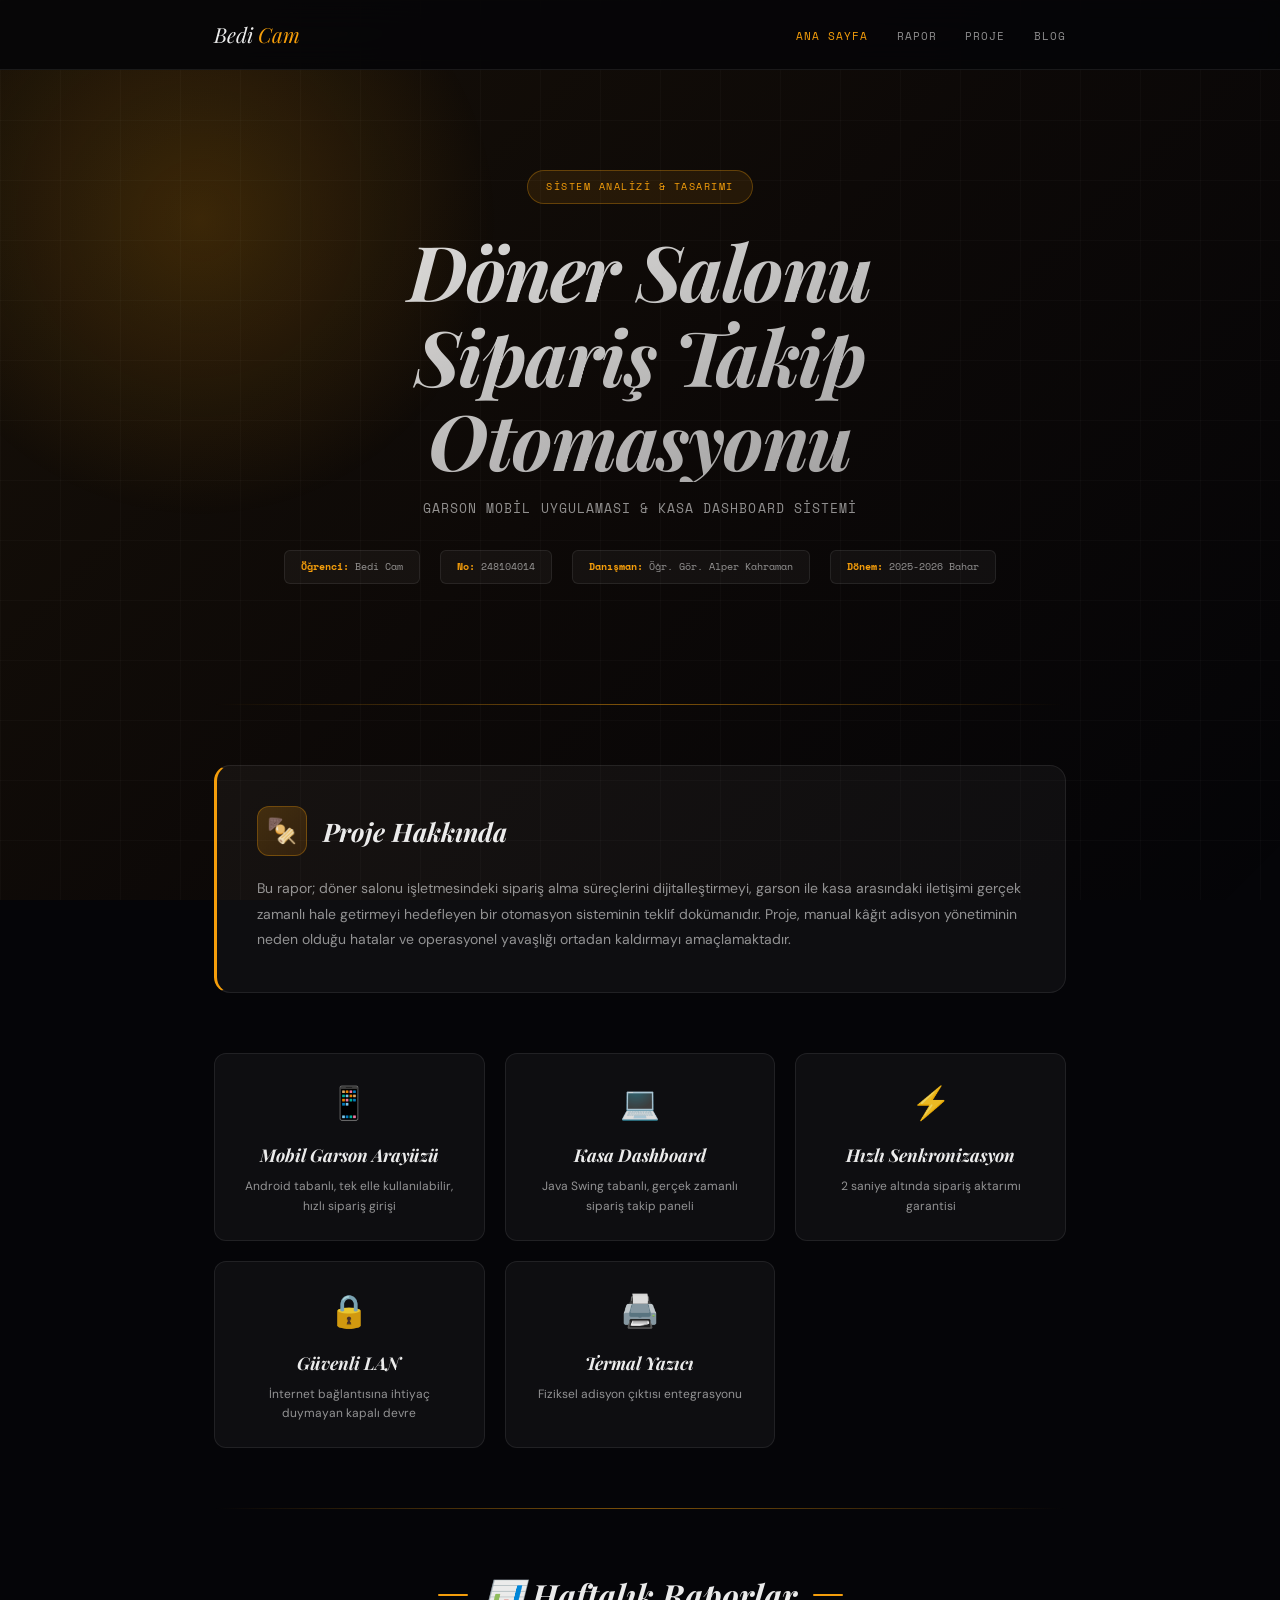
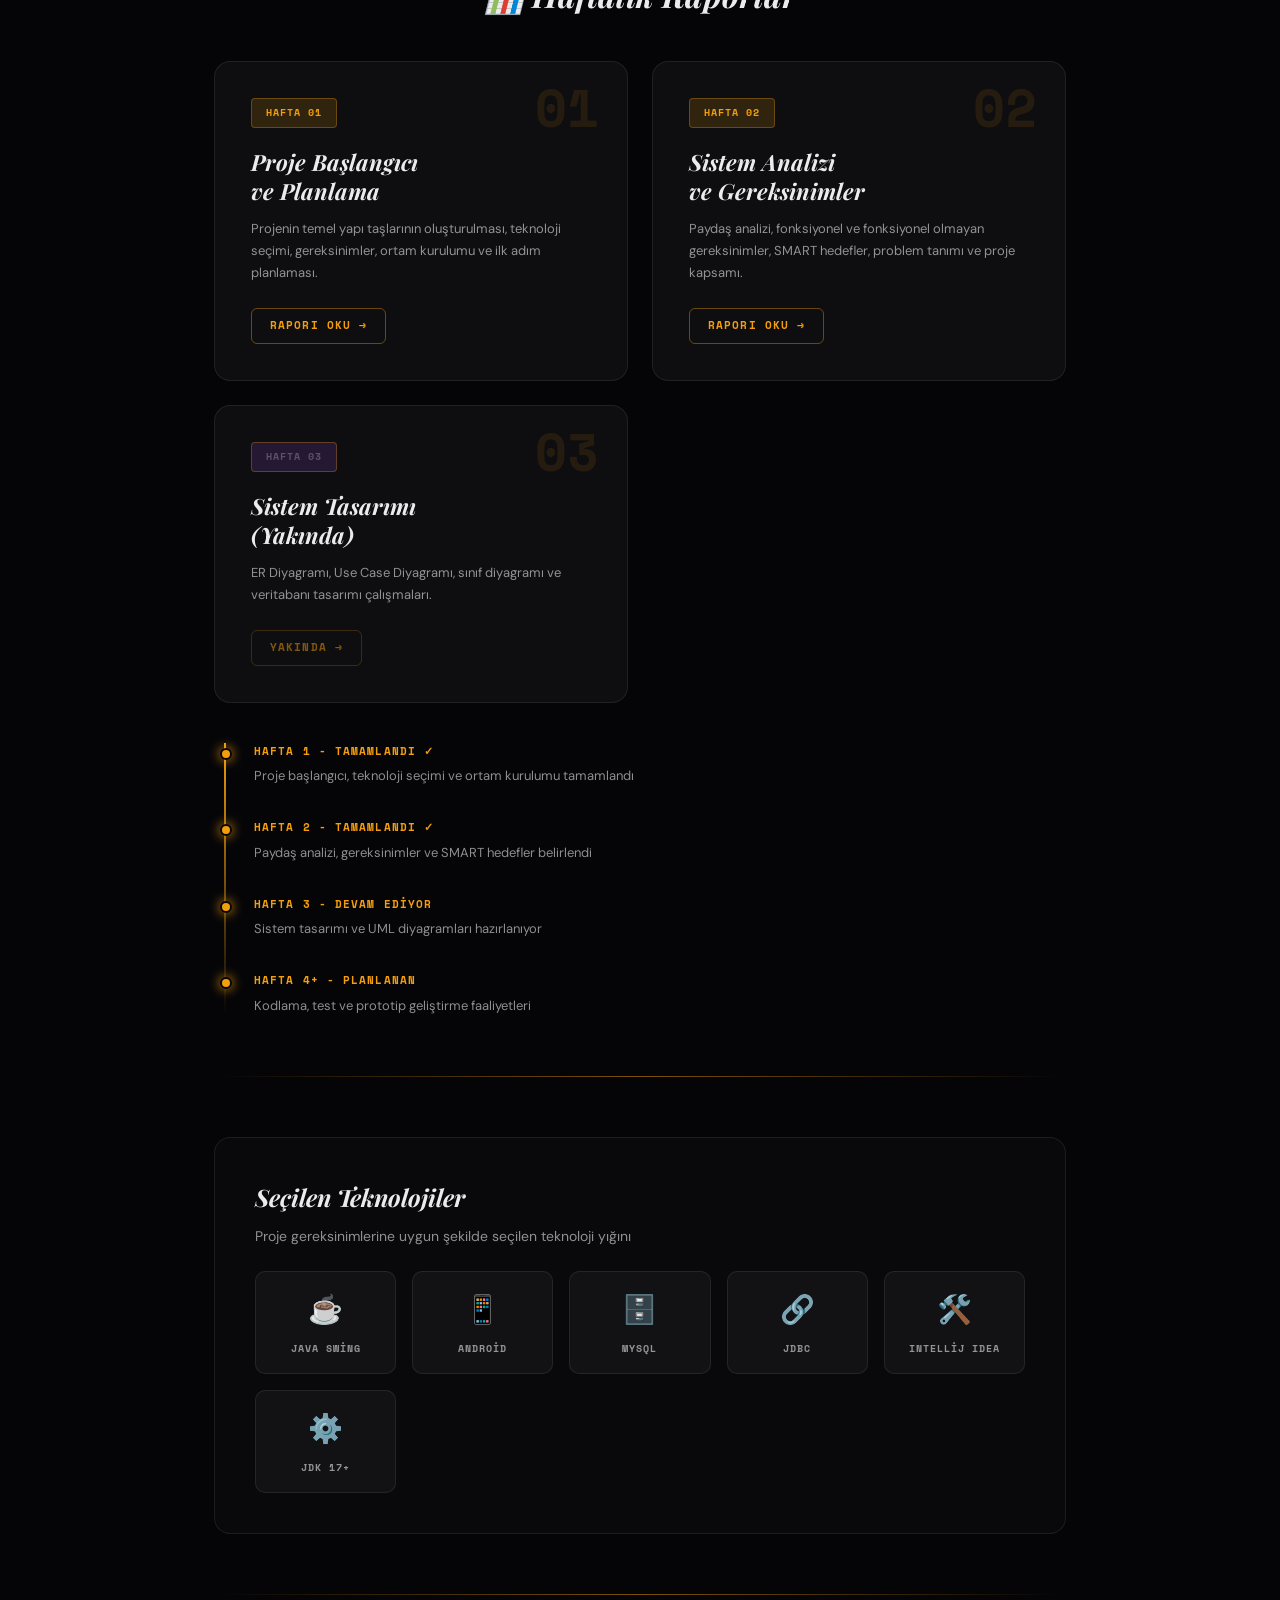
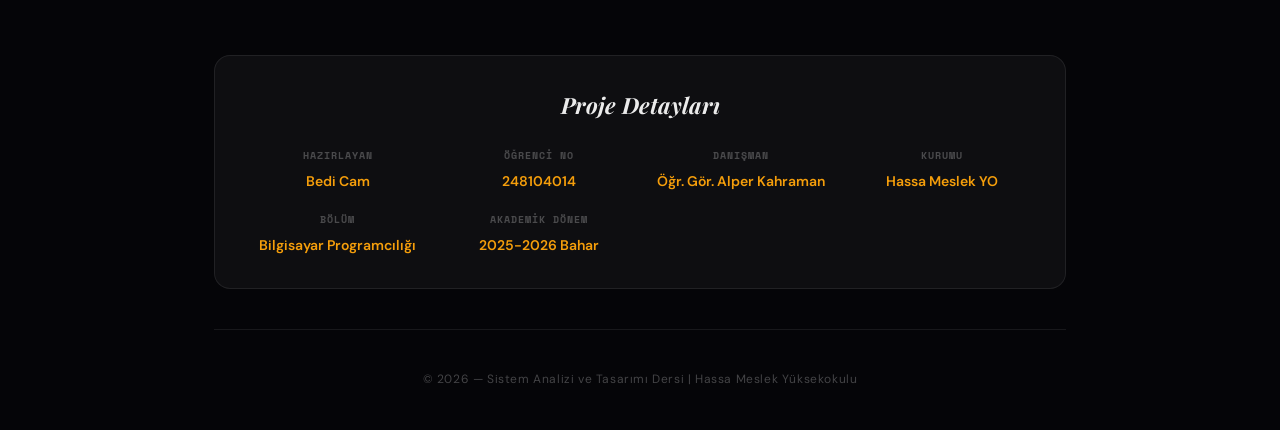
<file: index.html>
<!DOCTYPE html>
<html lang="tr">
<head>
<meta charset="UTF-8">
<meta name="viewport" content="width=device-width, initial-scale=1.0">
<title>Döner Salonu Sipariş Takip Otomasyonu | Proje Blogu</title>
<link href="https://fonts.googleapis.com/css2?family=Playfair+Display:ital,wght@0,400;0,700;1,400;1,700&family=DM+Sans:ital,opsz,wght@0,9..40,200;0,9..40,300;0,9..40,400;0,9..40,500;0,9..40,600&family=Space+Mono:ital,wght@0,400;0,700;1,400&display=swap" rel="stylesheet">
<style>
:root{
  --bg: #050508;
  --bg-card: #0f1419;
  --border: rgba(255,255,255,0.08);
  --accent: #f59e0b;
  --accent-dark: #d97706;
  --accent-light: #fbbf24;
  --text: rgba(255,255,255,0.92);
  --text-muted: rgba(255,255,255,0.55);
  --text-dim: rgba(255,255,255,0.25);
  --blue: #3b82f6;
  --green: #10b981;
  --serif: 'Playfair Display', Georgia, serif;
  --sans: 'DM Sans', sans-serif;
  --mono: 'Space Mono', monospace;
}

*,*::before,*::after{box-sizing:border-box;margin:0;padding:0}
html{scroll-behavior:smooth;-webkit-font-smoothing:antialiased}
body{
  background: var(--bg);
  color: var(--text);
  font-family: var(--sans);
  line-height: 1.6;
  overflow-x: hidden;
  min-height: 100vh;
}

/* Animated background */
body::before {
  content: '';
  position: fixed;
  inset: 0;
  background: linear-gradient(
    135deg,
    rgba(245, 158, 11, 0.08) 0%,
    rgba(217, 119, 6, 0.04) 50%,
    rgba(5, 5, 8, 0) 100%
  );
  pointer-events: none;
  z-index: 0;
}

body::after {
  content: '';
  position: fixed;
  inset: 0;
  background-image:
    linear-gradient(rgba(255,255,255,0.025) 1px, transparent 1px),
    linear-gradient(90deg, rgba(255,255,255,0.025) 1px, transparent 1px);
  background-size: 60px 60px;
  pointer-events: none;
  z-index: 0;
}

.container {
  max-width: 900px;
  margin: 0 auto;
  padding: 0 24px;
  position: relative;
  z-index: 1;
}

/* Header */
header {
  padding: 100px 0 60px;
  text-align: center;
  position: relative;
  overflow: hidden;
}

header::before {
  content: '';
  position: absolute;
  top: -150px;
  left: -100px;
  width: 600px;
  height: 600px;
  background: radial-gradient(ellipse, rgba(245, 158, 11, 0.18) 0%, transparent 70%);
  pointer-events: none;
  z-index: 0;
}

.project-label {
  display: inline-flex;
  align-items: center;
  gap: 8px;
  font-family: var(--mono);
  font-size: 10px;
  letter-spacing: 0.15em;
  text-transform: uppercase;
  color: var(--accent);
  background: rgba(245, 158, 11, 0.1);
  padding: 8px 18px;
  border: 1px solid rgba(245, 158, 11, 0.3);
  border-radius: 50px;
  margin-bottom: 24px;
  animation: slideDown 0.6s cubic-bezier(0.16, 1, 0.3, 1);
}

.project-label::before {
  width: 5px;
  height: 5px;
  border-radius: 50%;
  background: var(--green);
  box-shadow: 0 0 8px var(--green);
}

@keyframes slideDown {
  from {
    opacity: 0;
    transform: translateY(-20px);
  }
  to {
    opacity: 1;
    transform: translateY(0);
  }
}

h1 {
  font-family: var(--serif);
  font-size: clamp(2.4rem, 7vw, 4.8rem);
  font-style: italic;
  font-weight: 700;
  line-height: 1.1;
  letter-spacing: -0.02em;
  margin-bottom: 16px;
  animation: slideDown 0.6s cubic-bezier(0.16, 1, 0.3, 1) 0.1s both;
  background: linear-gradient(160deg, var(--text) 0%, var(--text-muted) 100%);
  -webkit-background-clip: text;
  -webkit-text-fill-color: transparent;
  background-clip: text;
}

h1 span {
  color: var(--accent);
}

.subtitle {
  font-family: var(--mono);
  font-size: 13px;
  letter-spacing: 0.08em;
  color: var(--text-muted);
  margin-bottom: 32px;
  animation: slideDown 0.6s cubic-bezier(0.16, 1, 0.3, 1) 0.2s both;
  text-transform: uppercase;
}

.header-details {
  display: flex;
  justify-content: center;
  gap: 20px;
  flex-wrap: wrap;
  animation: slideDown 0.6s cubic-bezier(0.16, 1, 0.3, 1) 0.3s both;
}

.detail-item {
  font-family: var(--mono);
  font-size: 10px;
  padding: 8px 16px;
  background: rgba(255, 255, 255, 0.04);
  border: 1px solid var(--border);
  border-radius: 6px;
  color: var(--text-muted);
}

.detail-item strong {
  color: var(--accent);
  font-weight: 600;
}

/* Divider */
.divider {
  height: 1px;
  background: linear-gradient(90deg, transparent, var(--accent), transparent);
  margin: 60px 0;
  opacity: 0.5;
}

/* Project Intro Section */
.intro-section {
  background: rgba(255, 255, 255, 0.04);
  border: 1px solid var(--border);
  border-left: 3px solid var(--accent);
  border-radius: 16px;
  padding: 40px;
  margin-bottom: 60px;
  position: relative;
  overflow: hidden;
  animation: fadeUp 0.8s ease-out 0.4s both;
}

.intro-section::before {
  content: '';
  position: absolute;
  inset: 0;
  background: linear-gradient(135deg, rgba(245, 158, 11, 0.08) 0%, transparent 60%);
  opacity: 0;
  transition: opacity 0.3s;
}

.intro-section:hover {
  border-left-color: var(--accent-light);
  background: rgba(245, 158, 11, 0.06);
}

.intro-section:hover::before {
  opacity: 1;
}

.intro-header {
  display: flex;
  align-items: center;
  gap: 16px;
  margin-bottom: 20px;
}

.intro-icon {
  width: 50px;
  height: 50px;
  border-radius: 12px;
  background: linear-gradient(135deg, rgba(245, 158, 11, 0.2), rgba(217, 119, 6, 0.15));
  border: 1px solid rgba(245, 158, 11, 0.3);
  display: flex;
  align-items: center;
  justify-content: center;
  font-size: 24px;
  flex-shrink: 0;
}

.intro-header h2 {
  font-family: var(--serif);
  font-size: 1.6rem;
  font-style: italic;
  margin: 0;
}

.intro-section p {
  font-size: 14px;
  color: var(--text-muted);
  line-height: 1.8;
  margin: 0;
  position: relative;
  z-index: 1;
}

/* Features Grid */
.features-grid {
  display: grid;
  grid-template-columns: repeat(auto-fit, minmax(240px, 1fr));
  gap: 20px;
  margin: 40px 0;
}

.feature-card {
  background: rgba(255, 255, 255, 0.04);
  border: 1px solid var(--border);
  border-radius: 12px;
  padding: 24px;
  text-align: center;
  transition: all 0.35s cubic-bezier(0.16, 1, 0.3, 1);
  animation: fadeUp 0.6s ease-out both;
}

.features-grid .feature-card:nth-child(1) { animation-delay: 0.05s; }
.features-grid .feature-card:nth-child(2) { animation-delay: 0.1s; }
.features-grid .feature-card:nth-child(3) { animation-delay: 0.15s; }
.features-grid .feature-card:nth-child(4) { animation-delay: 0.2s; }
.features-grid .feature-card:nth-child(5) { animation-delay: 0.25s; }

.feature-card:hover {
  border-color: var(--accent);
  background: rgba(245, 158, 11, 0.08);
  transform: translateY(-8px);
  box-shadow: 0 20px 40px rgba(0, 0, 0, 0.4);
}

.feature-icon {
  font-size: 32px;
  margin-bottom: 12px;
}

.feature-card h3 {
  font-family: var(--serif);
  font-size: 1.1rem;
  font-style: italic;
  margin-bottom: 8px;
}

.feature-card p {
  font-size: 12px;
  color: var(--text-muted);
  line-height: 1.6;
  margin: 0;
}

/* Reports Section */
section {
  margin-bottom: 60px;
}

.section-title {
  font-family: var(--serif);
  font-size: 2rem;
  font-style: italic;
  font-weight: 700;
  margin-bottom: 40px;
  text-align: center;
  position: relative;
  display: flex;
  align-items: center;
  gap: 16px;
  justify-content: center;
}

.section-title::before {
  content: '';
  width: 30px;
  height: 2px;
  background: var(--accent);
  border-radius: 1px;
}

.section-title::after {
  content: '';
  width: 30px;
  height: 2px;
  background: var(--accent);
  border-radius: 1px;
}

/* Reports Grid */
.reports-grid {
  display: grid;
  grid-template-columns: repeat(auto-fit, minmax(300px, 1fr));
  gap: 24px;
  margin-bottom: 40px;
  counter-reset: report-counter;
}

.report-card {
  background: rgba(255, 255, 255, 0.04);
  border: 1px solid var(--border);
  border-radius: 16px;
  padding: 36px;
  position: relative;
  overflow: hidden;
  transition: all 0.35s cubic-bezier(0.16, 1, 0.3, 1);
  text-decoration: none;
  display: block;
  color: inherit;
  animation: fadeUp 0.6s ease-out both;
}

.reports-grid .report-card:nth-child(1) { animation-delay: 0.05s; }
.reports-grid .report-card:nth-child(2) { animation-delay: 0.1s; }
.reports-grid .report-card:nth-child(3) { animation-delay: 0.15s; }

.report-card::before {
  content: counter(report-counter, decimal-leading-zero);
  counter-increment: report-counter;
  position: absolute;
  top: 20px;
  right: 28px;
  font-family: var(--mono);
  font-size: 52px;
  font-weight: 700;
  color: rgba(245, 158, 11, 0.1);
  line-height: 1;
  pointer-events: none;
}

.report-card::after {
  content: '';
  position: absolute;
  inset: 0;
  background: linear-gradient(135deg, rgba(245, 158, 11, 0.1) 0%, transparent 60%);
  opacity: 0;
  transition: opacity 0.3s;
}

.report-card:hover {
  border-color: var(--accent);
  background: rgba(245, 158, 11, 0.08);
  transform: translateY(-8px);
  box-shadow: 0 20px 50px rgba(245, 158, 11, 0.15);
}

.report-card:hover::after {
  opacity: 1;
}

.report-header {
  display: flex;
  align-items: center;
  gap: 12px;
  margin-bottom: 20px;
  position: relative;
  z-index: 1;
}

.report-week {
  font-family: var(--mono);
  font-size: 10px;
  letter-spacing: 0.1em;
  text-transform: uppercase;
  color: var(--accent);
  background: rgba(245, 158, 11, 0.15);
  padding: 6px 14px;
  border: 1px solid rgba(245, 158, 11, 0.3);
  border-radius: 4px;
  font-weight: 600;
  flex-shrink: 0;
}

.report-card h3 {
  font-family: var(--serif);
  font-size: 1.4rem;
  font-style: italic;
  font-weight: 700;
  margin-bottom: 12px;
  position: relative;
  z-index: 1;
  line-height: 1.3;
}

.report-card p {
  font-size: 13px;
  color: var(--text-muted);
  line-height: 1.7;
  margin-bottom: 24px;
  position: relative;
  z-index: 1;
}

.read-more {
  display: inline-flex;
  align-items: center;
  gap: 8px;
  font-family: var(--mono);
  font-size: 11px;
  font-weight: 700;
  letter-spacing: 0.1em;
  text-transform: uppercase;
  color: var(--accent);
  border: 1px solid rgba(245, 158, 11, 0.4);
  padding: 8px 18px;
  border-radius: 6px;
  position: relative;
  z-index: 1;
  transition: all 0.2s;
}

.read-more::after {
  content: '→';
  transition: transform 0.2s;
}

.report-card:hover .read-more {
  background: var(--accent);
  color: #000;
  border-color: var(--accent);
}

.report-card:hover .read-more::after {
  transform: translateX(4px);
}

/* Timeline */
.timeline-container {
  position: relative;
  padding-left: 40px;
  margin: 40px 0;
}

.timeline-container::before {
  content: '';
  position: absolute;
  left: 10px;
  top: 0;
  bottom: 0;
  width: 2px;
  background: linear-gradient(180deg, var(--accent), transparent);
}

.timeline-item {
  margin-bottom: 32px;
  position: relative;
}

.timeline-item::before {
  content: '';
  position: absolute;
  left: -34px;
  top: 5px;
  width: 12px;
  height: 12px;
  border-radius: 50%;
  background: var(--accent);
  border: 2px solid var(--bg);
  box-shadow: 0 0 12px var(--accent);
}

.timeline-item h4 {
  font-family: var(--mono);
  font-size: 11px;
  letter-spacing: 0.1em;
  text-transform: uppercase;
  color: var(--accent);
  margin-bottom: 6px;
  font-weight: 600;
}

.timeline-item p {
  font-size: 13px;
  color: var(--text-muted);
  line-height: 1.6;
  margin: 0;
}

/* Tech Stack */
.tech-section {
  background: rgba(255, 255, 255, 0.02);
  border: 1px solid var(--border);
  border-radius: 16px;
  padding: 40px;
  margin: 40px 0;
}

.tech-grid {
  display: grid;
  grid-template-columns: repeat(auto-fit, minmax(140px, 1fr));
  gap: 16px;
  margin-top: 24px;
}

.tech-item {
  background: rgba(255, 255, 255, 0.04);
  border: 1px solid var(--border);
  padding: 16px;
  border-radius: 10px;
  text-align: center;
  transition: all 0.3s;
  cursor: pointer;
}

.tech-item:hover {
  border-color: var(--accent);
  background: rgba(245, 158, 11, 0.08);
  transform: translateY(-4px);
}

.tech-item .icon {
  font-size: 28px;
  margin-bottom: 8px;
}

.tech-item h4 {
  font-family: var(--mono);
  font-size: 10px;
  letter-spacing: 0.1em;
  text-transform: uppercase;
  color: var(--text-muted);
  margin: 0;
  font-weight: 600;
}

/* Student Info */
.student-info {
  background: rgba(255, 255, 255, 0.04);
  border: 1px solid var(--border);
  border-radius: 16px;
  padding: 32px;
  margin: 40px 0;
  text-align: center;
  animation: fadeUp 0.8s ease-out 0.5s both;
}

.student-info h2 {
  font-family: var(--serif);
  font-size: 1.4rem;
  font-style: italic;
  margin-bottom: 16px;
}

.info-grid {
  display: grid;
  grid-template-columns: repeat(auto-fit, minmax(180px, 1fr));
  gap: 20px;
  margin-top: 24px;
}

.info-item h4 {
  font-family: var(--mono);
  font-size: 10px;
  letter-spacing: 0.1em;
  text-transform: uppercase;
  color: var(--text-dim);
  margin-bottom: 6px;
}

.info-item p {
  font-size: 14px;
  color: var(--accent);
  font-weight: 600;
  margin: 0;
}

/* Footer */
footer {
  border-top: 1px solid var(--border);
  padding: 40px 0;
  text-align: center;
  font-size: 12px;
  color: var(--text-dim);
  letter-spacing: 0.05em;
}

@keyframes fadeUp {
  from {
    opacity: 0;
    transform: translateY(20px);
  }
  to {
    opacity: 1;
    transform: translateY(0);
  }
}

/* Responsive */
@media (max-width: 768px) {
  header {
    padding: 80px 0 50px;
  }

  h1 {
    font-size: clamp(1.8rem, 5vw, 2.8rem);
  }

  .intro-section {
    padding: 28px 24px;
  }

  .reports-grid {
    grid-template-columns: 1fr;
  }

  .feature-card {
    text-align: left;
  }

  .section-title::before,
  .section-title::after {
    display: none;
  }

  .tech-grid {
    grid-template-columns: repeat(2, 1fr);
  }

  .info-grid {
    grid-template-columns: 1fr;
  }
}
</style>
</head>
<body>

<!-- NAV -->
<nav style="position:sticky;top:0;z-index:100;padding:18px 0;background:rgba(5,5,8,0.85);backdrop-filter:blur(16px);border-bottom:1px solid rgba(255,255,255,0.08);">
  <div class="container" style="display:flex;align-items:center;justify-content:space-between;">
    <a href="index.html" style="font-family:'Playfair Display',serif;font-style:italic;font-size:1.3rem;color:rgba(255,255,255,0.92);text-decoration:none;">Bedi <em style="color:#f59e0b;">Cam</em></a>
    <ul style="display:flex;gap:28px;list-style:none;">
      <li><a href="index.html" style="font-family:'Space Mono',monospace;font-size:11px;letter-spacing:0.1em;text-transform:uppercase;color:#f59e0b;text-decoration:none;">Ana Sayfa</a></li>
      <li><a href="rapor.html" style="font-family:'Space Mono',monospace;font-size:11px;letter-spacing:0.1em;text-transform:uppercase;color:rgba(255,255,255,0.55);text-decoration:none;">Rapor</a></li>
      <li><a href="proje.html" style="font-family:'Space Mono',monospace;font-size:11px;letter-spacing:0.1em;text-transform:uppercase;color:rgba(255,255,255,0.55);text-decoration:none;">Proje</a></li>
      <li><a href="blog.html" style="font-family:'Space Mono',monospace;font-size:11px;letter-spacing:0.1em;text-transform:uppercase;color:rgba(255,255,255,0.55);text-decoration:none;">Blog</a></li>
    </ul>
  </div>
</nav>

<header>
  <div class="project-label">Sistem Analizi & Tasarımı</div>
  <h1>Döner Salonu<br><span>Sipariş Takip</span><br>Otomasyonu</h1>
  <p class="subtitle">Garson Mobil Uygulaması & Kasa Dashboard Sistemi</p>
  <div class="header-details">
    <div class="detail-item"><strong>Öğrenci:</strong> Bedi Cam</div>
    <div class="detail-item"><strong>No:</strong> 248104014</div>
    <div class="detail-item"><strong>Danışman:</strong> Öğr. Gör. Alper Kahraman</div>
    <div class="detail-item"><strong>Dönem:</strong> 2025-2026 Bahar</div>
  </div>
</header>

<div class="container">

<div class="divider"></div>

<!-- Project Intro -->
<div class="intro-section">
  <div class="intro-header">
    <div class="intro-icon">🍢</div>
    <h2>Proje Hakkında</h2>
  </div>
  <p>
    Bu rapor; döner salonu işletmesindeki sipariş alma süreçlerini dijitalleştirmeyi, garson ile kasa arasındaki iletişimi gerçek zamanlı hale getirmeyi hedefleyen bir otomasyon sisteminin teklif dokümanıdır. Proje, manual kâğıt adisyon yönetiminin neden olduğu hatalar ve operasyonel yavaşlığı ortadan kaldırmayı amaçlamaktadır.
  </p>
</div>

<!-- Key Features -->
<div class="features-grid">
  <div class="feature-card">
    <div class="feature-icon">📱</div>
    <h3>Mobil Garson Arayüzü</h3>
    <p>Android tabanlı, tek elle kullanılabilir, hızlı sipariş girişi</p>
  </div>
  <div class="feature-card">
    <div class="feature-icon">💻</div>
    <h3>Kasa Dashboard</h3>
    <p>Java Swing tabanlı, gerçek zamanlı sipariş takip paneli</p>
  </div>
  <div class="feature-card">
    <div class="feature-icon">⚡</div>
    <h3>Hızlı Senkronizasyon</h3>
    <p>2 saniye altında sipariş aktarımı garantisi</p>
  </div>
  <div class="feature-card">
    <div class="feature-icon">🔒</div>
    <h3>Güvenli LAN</h3>
    <p>İnternet bağlantısına ihtiyaç duymayan kapalı devre</p>
  </div>
  <div class="feature-card">
    <div class="feature-icon">🖨️</div>
    <h3>Termal Yazıcı</h3>
    <p>Fiziksel adisyon çıktısı entegrasyonu</p>
  </div>
</div>

<div class="divider"></div>

<!-- Project Details -->
<section>
  <h2 class="section-title">📊 Haftalık Raporlar</h2>

  <div class="reports-grid">
    <!-- Week 1 -->
    <a href="hafta-1.html" class="report-card">
      <div class="report-header">
        <div class="report-week">Hafta 01</div>
      </div>
      <h3>Proje Başlangıcı<br>ve Planlama</h3>
      <p>Projenin temel yapı taşlarının oluşturulması, teknoloji seçimi, gereksinimler, ortam kurulumu ve ilk adım planlaması.</p>
      <span class="read-more">Raporı Oku</span>
    </a>

    <!-- Week 2 -->
    <a href="hafta-2.html" class="report-card">
      <div class="report-header">
        <div class="report-week">Hafta 02</div>
      </div>
      <h3>Sistem Analizi<br>ve Gereksinimler</h3>
      <p>Paydaş analizi, fonksiyonel ve fonksiyonel olmayan gereksinimler, SMART hedefler, problem tanımı ve proje kapsamı.</p>
      <span class="read-more">Raporı Oku</span>
    </a>

    <!-- Week 3 Placeholder -->
    <div class="report-card" style="opacity: 0.6; pointer-events: none; cursor: default;">
      <div class="report-header">
        <div class="report-week" style="background: rgba(168, 85, 247, 0.15); color: var(--text-dim);">Hafta 03</div>
      </div>
      <h3>Sistem Tasarımı<br>(Yakında)</h3>
      <p>ER Diyagramı, Use Case Diyagramı, sınıf diyagramı ve veritabanı tasarımı çalışmaları.</p>
      <span class="read-more" style="opacity: 0.5;">Yakında</span>
    </div>
  </div>

  <!-- Timeline -->
  <div class="timeline-container">
    <div class="timeline-item">
      <h4>Hafta 1 - Tamamlandı ✓</h4>
      <p>Proje başlangıcı, teknoloji seçimi ve ortam kurulumu tamamlandı</p>
    </div>
    <div class="timeline-item">
      <h4>Hafta 2 - Tamamlandı ✓</h4>
      <p>Paydaş analizi, gereksinimler ve SMART hedefler belirlendi</p>
    </div>
    <div class="timeline-item">
      <h4>Hafta 3 - Devam Ediyor</h4>
      <p>Sistem tasarımı ve UML diyagramları hazırlanıyor</p>
    </div>
    <div class="timeline-item">
      <h4>Hafta 4+ - Planlanan</h4>
      <p>Kodlama, test ve prototip geliştirme faaliyetleri</p>
    </div>
  </div>
</section>

<div class="divider"></div>

<!-- Technology Stack -->
<div class="tech-section">
  <h2 style="font-family: var(--serif); font-style: italic; margin-bottom: 8px;">Seçilen Teknolojiler</h2>
  <p style="color: var(--text-muted); font-size: 14px; margin-bottom: 24px;">Proje gereksinimlerine uygun şekilde seçilen teknoloji yığını</p>
  
  <div class="tech-grid">
    <div class="tech-item">
      <div class="icon">☕</div>
      <h4>Java Swing</h4>
    </div>
    <div class="tech-item">
      <div class="icon">📱</div>
      <h4>Android</h4>
    </div>
    <div class="tech-item">
      <div class="icon">🗄️</div>
      <h4>MySQL</h4>
    </div>
    <div class="tech-item">
      <div class="icon">🔗</div>
      <h4>JDBC</h4>
    </div>
    <div class="tech-item">
      <div class="icon">🛠️</div>
      <h4>IntelliJ IDEA</h4>
    </div>
    <div class="tech-item">
      <div class="icon">⚙️</div>
      <h4>JDK 17+</h4>
    </div>
  </div>
</div>

<div class="divider"></div>

<!-- Student Information -->
<div class="student-info">
  <h2>Proje Detayları</h2>
  <div class="info-grid">
    <div class="info-item">
      <h4>Hazırlayan</h4>
      <p>Bedi Cam</p>
    </div>
    <div class="info-item">
      <h4>Öğrenci No</h4>
      <p>248104014</p>
    </div>
    <div class="info-item">
      <h4>Danışman</h4>
      <p>Öğr. Gör. Alper Kahraman</p>
    </div>
    <div class="info-item">
      <h4>Kurumu</h4>
      <p>Hassa Meslek YO</p>
    </div>
    <div class="info-item">
      <h4>Bölüm</h4>
      <p>Bilgisayar Programcılığı</p>
    </div>
    <div class="info-item">
      <h4>Akademik Dönem</h4>
      <p>2025-2026 Bahar</p>
    </div>
  </div>
</div>

<footer>
  <p>© 2026 — Sistem Analizi ve Tasarımı Dersi | Hassa Meslek Yüksekokulu</p>
</footer>

</div>

</body>
</html>
</file>
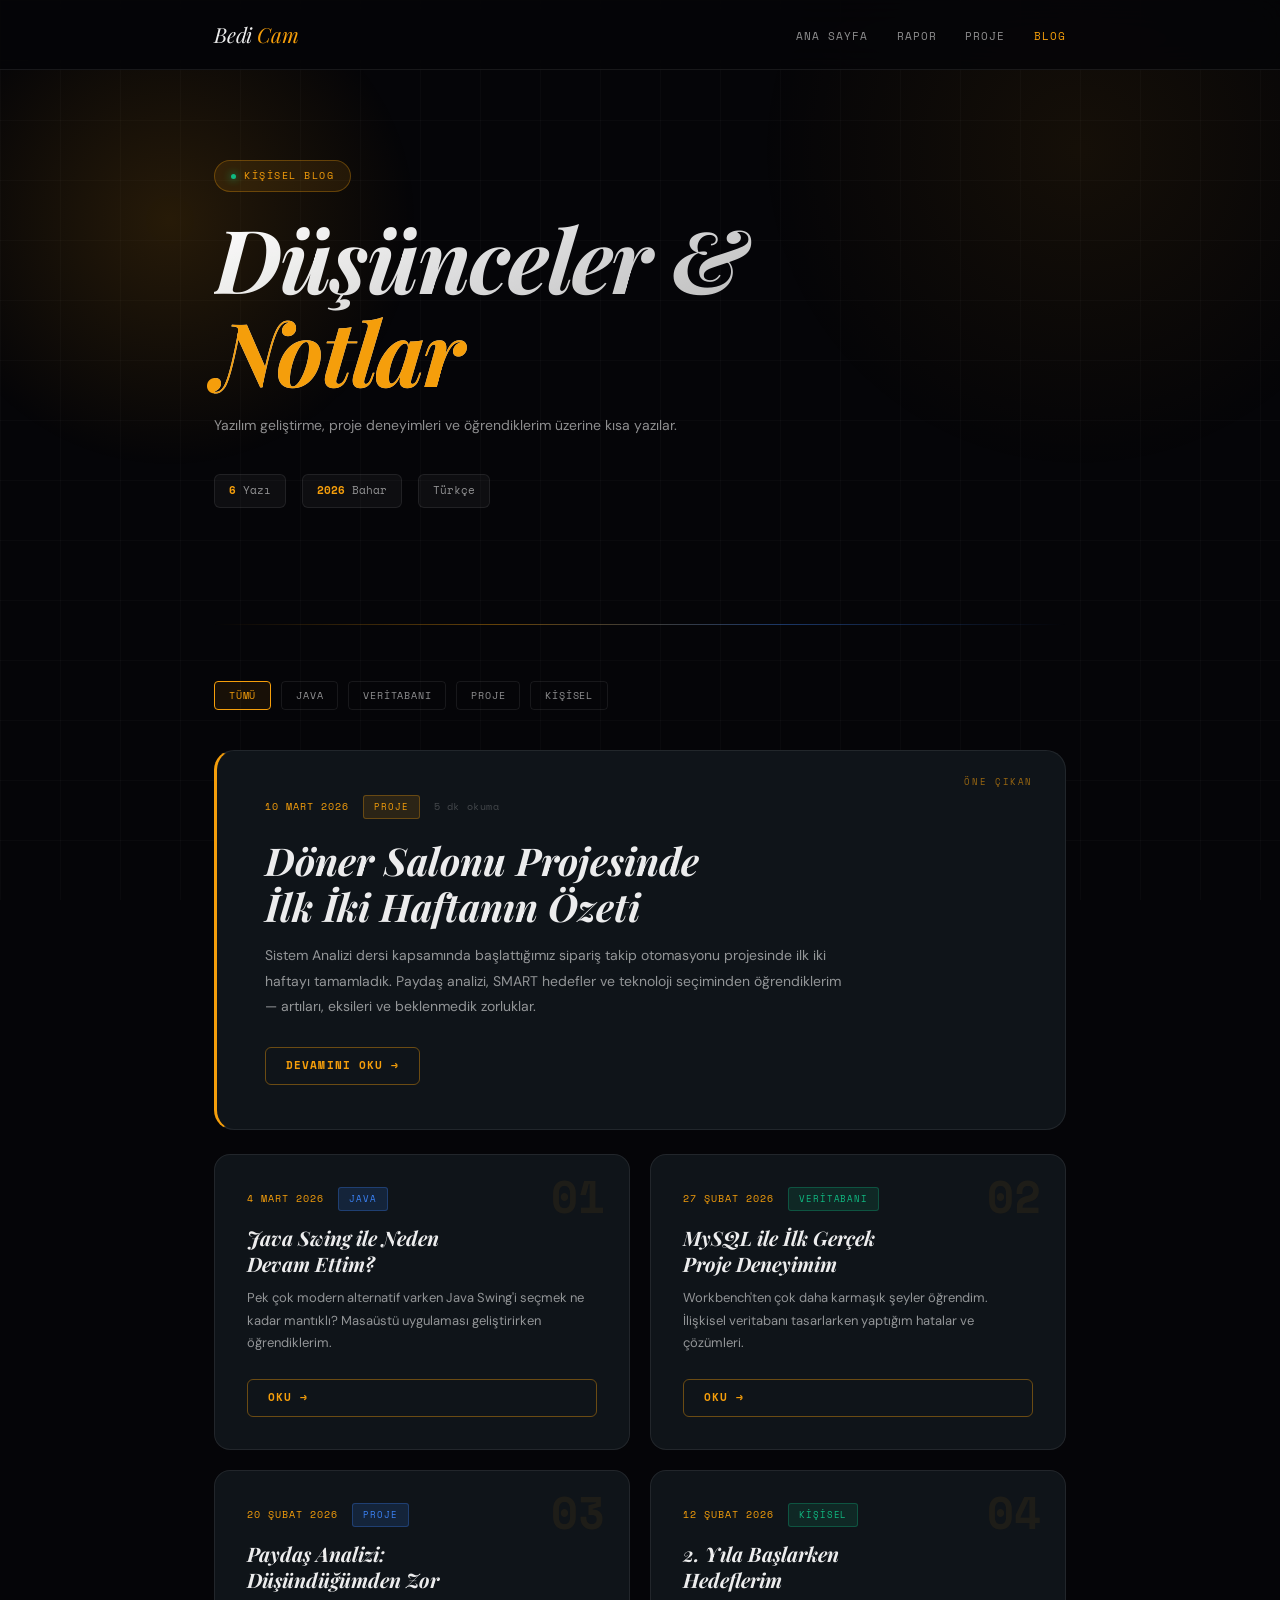
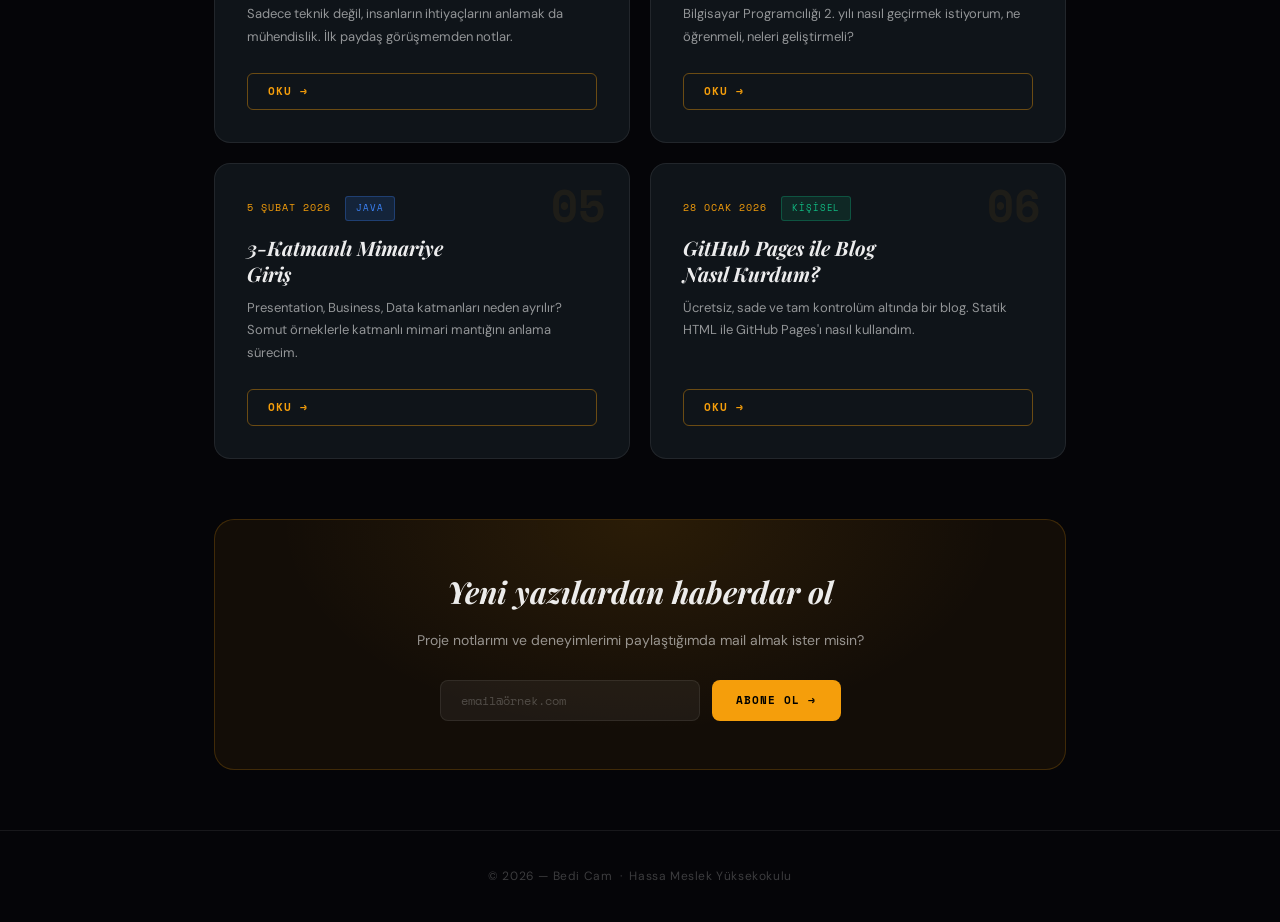
<file: blog.html>
<!DOCTYPE html>
<html lang="tr">
<head>
<meta charset="UTF-8">
<meta name="viewport" content="width=device-width, initial-scale=1.0">
<title>Blog — Bedi Cam</title>
<link href="https://fonts.googleapis.com/css2?family=Playfair+Display:ital,wght@0,400;0,700;1,400;1,700&family=DM+Sans:ital,opsz,wght@0,9..40,300;0,9..40,400;0,9..40,500;0,9..40,600&family=Space+Mono:wght@0,400;0,700&display=swap" rel="stylesheet">
<style>
:root {
  --bg:           #050508;
  --bg-card:      #0f1419;
  --bg-card-hover:#131c25;
  --border:       rgba(255,255,255,0.08);
  --accent:       #f59e0b;
  --accent-dark:  #d97706;
  --accent-light: #fbbf24;
  --text:         rgba(255,255,255,0.92);
  --text-muted:   rgba(255,255,255,0.55);
  --text-dim:     rgba(255,255,255,0.22);
  --blue:         #3b82f6;
  --green:        #10b981;
  --serif:        'Playfair Display', Georgia, serif;
  --sans:         'DM Sans', sans-serif;
  --mono:         'Space Mono', monospace;
}

*, *::before, *::after { box-sizing: border-box; margin: 0; padding: 0; }
html { scroll-behavior: smooth; -webkit-font-smoothing: antialiased; }

body {
  background: var(--bg);
  color: var(--text);
  font-family: var(--sans);
  line-height: 1.6;
  overflow-x: hidden;
  min-height: 100vh;
}

/* Grid background */
body::before {
  content: '';
  position: fixed;
  inset: 0;
  background-image:
    linear-gradient(rgba(255,255,255,0.025) 1px, transparent 1px),
    linear-gradient(90deg, rgba(255,255,255,0.025) 1px, transparent 1px);
  background-size: 60px 60px;
  pointer-events: none;
  z-index: 0;
}

/* Ambient glow */
body::after {
  content: '';
  position: fixed;
  top: -200px;
  right: -150px;
  width: 700px;
  height: 700px;
  background: radial-gradient(ellipse, rgba(245,158,11,0.07) 0%, transparent 65%);
  pointer-events: none;
  z-index: 0;
}

.container {
  max-width: 900px;
  margin: 0 auto;
  padding: 0 24px;
  position: relative;
  z-index: 1;
}

/* ── NAV ───────────────────────────────────────────── */
nav {
  position: sticky;
  top: 0;
  z-index: 100;
  padding: 18px 0;
  background: rgba(5,5,8,0.85);
  backdrop-filter: blur(16px);
  border-bottom: 1px solid var(--border);
}

nav .container {
  display: flex;
  align-items: center;
  justify-content: space-between;
}

.nav-logo {
  font-family: var(--serif);
  font-style: italic;
  font-size: 1.3rem;
  color: var(--text);
  text-decoration: none;
  letter-spacing: -0.01em;
}

.nav-logo em { color: var(--accent); font-style: italic; }

.nav-links {
  display: flex;
  gap: 28px;
  list-style: none;
}

.nav-links a {
  font-family: var(--mono);
  font-size: 11px;
  letter-spacing: 0.1em;
  text-transform: uppercase;
  color: var(--text-muted);
  text-decoration: none;
  transition: color 0.2s;
}

.nav-links a:hover,
.nav-links a.active { color: var(--accent); }

/* ── HEADER ───────────────────────────────────────── */
header {
  padding: 90px 0 60px;
  position: relative;
  overflow: hidden;
}

header::before {
  content: '';
  position: absolute;
  top: -100px;
  left: -80px;
  width: 500px;
  height: 500px;
  background: radial-gradient(ellipse, rgba(245,158,11,0.14) 0%, transparent 70%);
  pointer-events: none;
}

.header-label {
  display: inline-flex;
  align-items: center;
  gap: 8px;
  font-family: var(--mono);
  font-size: 10px;
  letter-spacing: 0.15em;
  text-transform: uppercase;
  color: var(--accent);
  background: rgba(245,158,11,0.1);
  padding: 7px 16px;
  border: 1px solid rgba(245,158,11,0.3);
  border-radius: 50px;
  margin-bottom: 20px;
  animation: slideDown 0.6s cubic-bezier(0.16,1,0.3,1) both;
}

.header-label::before {
  content: '';
  width: 5px; height: 5px;
  border-radius: 50%;
  background: var(--green);
  box-shadow: 0 0 8px var(--green);
}

header h1 {
  font-family: var(--serif);
  font-size: clamp(3rem, 8vw, 5.5rem);
  font-style: italic;
  font-weight: 700;
  line-height: 1.05;
  letter-spacing: -0.02em;
  margin-bottom: 16px;
  animation: slideDown 0.6s cubic-bezier(0.16,1,0.3,1) 0.1s both;
  background: linear-gradient(160deg, #fff 0%, rgba(255,255,255,0.55) 100%);
  -webkit-background-clip: text;
  -webkit-text-fill-color: transparent;
  background-clip: text;
}

header h1 span { color: var(--accent); -webkit-text-fill-color: var(--accent); }

.header-desc {
  font-size: 14px;
  color: var(--text-muted);
  max-width: 480px;
  line-height: 1.8;
  margin-bottom: 36px;
  animation: slideDown 0.6s cubic-bezier(0.16,1,0.3,1) 0.2s both;
}

.header-stats {
  display: flex;
  gap: 16px;
  flex-wrap: wrap;
  animation: slideDown 0.6s cubic-bezier(0.16,1,0.3,1) 0.3s both;
}

.stat {
  font-family: var(--mono);
  font-size: 11px;
  padding: 7px 14px;
  background: rgba(255,255,255,0.04);
  border: 1px solid var(--border);
  border-radius: 6px;
  color: var(--text-muted);
}

.stat strong { color: var(--accent); }

/* ── DIVIDER ──────────────────────────────────────── */
.divider {
  height: 1px;
  background: linear-gradient(90deg, transparent, var(--accent), var(--blue), transparent);
  margin: 56px 0;
  opacity: 0.4;
}

/* ── FILTER TAGS ──────────────────────────────────── */
.filter-bar {
  display: flex;
  gap: 10px;
  flex-wrap: wrap;
  margin-bottom: 40px;
}

.filter-tag {
  font-family: var(--mono);
  font-size: 10px;
  letter-spacing: 0.08em;
  text-transform: uppercase;
  padding: 6px 14px;
  border-radius: 4px;
  border: 1px solid var(--border);
  color: var(--text-muted);
  background: transparent;
  cursor: pointer;
  transition: all 0.2s;
}

.filter-tag:hover,
.filter-tag.active {
  border-color: var(--accent);
  color: var(--accent);
  background: rgba(245,158,11,0.08);
}

/* ── FEATURED POST ────────────────────────────────── */
.featured-post {
  background: var(--bg-card);
  border: 1px solid var(--border);
  border-left: 3px solid var(--accent);
  border-radius: 20px;
  padding: 44px 48px;
  margin-bottom: 24px;
  position: relative;
  overflow: hidden;
  text-decoration: none;
  display: block;
  color: inherit;
  transition: all 0.35s cubic-bezier(0.16,1,0.3,1);
  animation: fadeUp 0.6s ease-out 0.1s both;
}

.featured-post::before {
  content: 'ÖNE ÇIKAN';
  position: absolute;
  top: 24px;
  right: 32px;
  font-family: var(--mono);
  font-size: 9px;
  letter-spacing: 0.18em;
  color: var(--accent);
  opacity: 0.6;
}

.featured-post::after {
  content: '';
  position: absolute;
  inset: 0;
  background: linear-gradient(135deg, rgba(245,158,11,0.06) 0%, transparent 60%);
  opacity: 0;
  transition: opacity 0.3s;
  pointer-events: none;
}

.featured-post:hover {
  border-color: var(--accent);
  background: var(--bg-card-hover);
  transform: translateY(-4px);
  box-shadow: 0 20px 50px rgba(245,158,11,0.12);
}

.featured-post:hover::after { opacity: 1; }

.post-meta {
  display: flex;
  align-items: center;
  gap: 14px;
  margin-bottom: 18px;
  flex-wrap: wrap;
}

.post-date {
  font-family: var(--mono);
  font-size: 10px;
  letter-spacing: 0.1em;
  text-transform: uppercase;
  color: var(--accent);
}

.post-tag {
  font-family: var(--mono);
  font-size: 9px;
  letter-spacing: 0.1em;
  text-transform: uppercase;
  padding: 4px 10px;
  border-radius: 3px;
  background: rgba(59,130,246,0.15);
  border: 1px solid rgba(59,130,246,0.3);
  color: var(--blue);
}

.post-tag.green {
  background: rgba(16,185,129,0.12);
  border-color: rgba(16,185,129,0.3);
  color: var(--green);
}

.post-tag.amber {
  background: rgba(245,158,11,0.12);
  border-color: rgba(245,158,11,0.3);
  color: var(--accent);
}

.featured-post h2 {
  font-family: var(--serif);
  font-size: clamp(1.6rem, 4vw, 2.4rem);
  font-style: italic;
  font-weight: 700;
  line-height: 1.2;
  margin-bottom: 14px;
  position: relative;
  z-index: 1;
}

.featured-post p {
  font-size: 14px;
  color: var(--text-muted);
  line-height: 1.8;
  max-width: 580px;
  margin-bottom: 28px;
  position: relative;
  z-index: 1;
}

.read-more {
  display: inline-flex;
  align-items: center;
  gap: 8px;
  font-family: var(--mono);
  font-size: 11px;
  font-weight: 700;
  letter-spacing: 0.1em;
  text-transform: uppercase;
  color: var(--accent);
  border: 1px solid rgba(245,158,11,0.4);
  padding: 9px 20px;
  border-radius: 6px;
  text-decoration: none;
  position: relative;
  z-index: 1;
  transition: all 0.2s;
}

.read-more span { transition: transform 0.2s; display: inline-block; }
.featured-post:hover .read-more,
.post-card:hover .read-more {
  background: var(--accent);
  color: #000;
  border-color: var(--accent);
}

.featured-post:hover .read-more span,
.post-card:hover .read-more span { transform: translateX(4px); }

/* ── POST GRID ────────────────────────────────────── */
.posts-grid {
  display: grid;
  grid-template-columns: repeat(auto-fit, minmax(280px, 1fr));
  gap: 20px;
  counter-reset: post-count;
}

/* ── POST CARD ────────────────────────────────────── */
.post-card {
  background: var(--bg-card);
  border: 1px solid var(--border);
  border-radius: 16px;
  padding: 32px;
  position: relative;
  overflow: hidden;
  text-decoration: none;
  display: flex;
  flex-direction: column;
  color: inherit;
  transition: all 0.35s cubic-bezier(0.16,1,0.3,1);
  animation: fadeUp 0.6s ease-out both;
}

.post-card:nth-child(1) { animation-delay: 0.05s; }
.post-card:nth-child(2) { animation-delay: 0.12s; }
.post-card:nth-child(3) { animation-delay: 0.19s; }
.post-card:nth-child(4) { animation-delay: 0.26s; }

.post-card::before {
  content: counter(post-count, decimal-leading-zero);
  counter-increment: post-count;
  position: absolute;
  top: 20px;
  right: 24px;
  font-family: var(--mono);
  font-size: 44px;
  font-weight: 700;
  color: rgba(245,158,11,0.07);
  line-height: 1;
  pointer-events: none;
  transition: color 0.25s;
}

.post-card::after {
  content: '';
  position: absolute;
  inset: 0;
  background: linear-gradient(135deg, rgba(245,158,11,0.06) 0%, transparent 55%);
  opacity: 0;
  transition: opacity 0.3s;
  pointer-events: none;
}

.post-card:hover {
  border-color: var(--accent);
  background: var(--bg-card-hover);
  transform: translateY(-5px);
  box-shadow: 0 16px 40px rgba(245,158,11,0.1);
}

.post-card:hover::after { opacity: 1; }
.post-card:hover::before { color: rgba(245,158,11,0.15); }

.post-card h3 {
  font-family: var(--serif);
  font-size: 1.25rem;
  font-style: italic;
  font-weight: 700;
  line-height: 1.3;
  margin-bottom: 10px;
  position: relative;
  z-index: 1;
  max-width: 240px;
}

.post-card p {
  font-size: 13px;
  color: var(--text-muted);
  line-height: 1.75;
  flex: 1;
  margin-bottom: 24px;
  position: relative;
  z-index: 1;
}

.post-card .post-meta { margin-bottom: 14px; }

/* ── READING TIME ─────────────────────────────────── */
.reading-time {
  font-family: var(--mono);
  font-size: 10px;
  color: var(--text-dim);
  letter-spacing: 0.06em;
}

/* ── NEWSLETTER BLOCK ─────────────────────────────── */
.newsletter {
  background: rgba(245,158,11,0.06);
  border: 1px solid rgba(245,158,11,0.2);
  border-radius: 20px;
  padding: 48px;
  text-align: center;
  margin: 60px 0;
  position: relative;
  overflow: hidden;
  animation: fadeUp 0.6s ease-out 0.4s both;
}

.newsletter::before {
  content: '';
  position: absolute;
  inset: 0;
  background: radial-gradient(ellipse at 50% 0%, rgba(245,158,11,0.1) 0%, transparent 60%);
  pointer-events: none;
}

.newsletter h3 {
  font-family: var(--serif);
  font-size: 1.9rem;
  font-style: italic;
  margin-bottom: 12px;
  position: relative;
  z-index: 1;
}

.newsletter p {
  font-size: 14px;
  color: var(--text-muted);
  margin-bottom: 28px;
  position: relative;
  z-index: 1;
}

.newsletter-form {
  display: flex;
  gap: 12px;
  justify-content: center;
  flex-wrap: wrap;
  position: relative;
  z-index: 1;
}

.newsletter-form input {
  background: rgba(255,255,255,0.05);
  border: 1px solid var(--border);
  border-radius: 8px;
  padding: 11px 20px;
  font-family: var(--mono);
  font-size: 12px;
  color: var(--text);
  width: 260px;
  outline: none;
  transition: border-color 0.2s;
}

.newsletter-form input::placeholder { color: var(--text-dim); }
.newsletter-form input:focus { border-color: var(--accent); }

.newsletter-form button {
  background: var(--accent);
  color: #000;
  border: none;
  border-radius: 8px;
  padding: 11px 24px;
  font-family: var(--mono);
  font-size: 11px;
  font-weight: 700;
  letter-spacing: 0.1em;
  text-transform: uppercase;
  cursor: pointer;
  transition: background 0.2s, transform 0.15s;
}

.newsletter-form button:hover {
  background: var(--accent-light);
  transform: translateY(-1px);
}

/* ── FOOTER ───────────────────────────────────────── */
footer {
  border-top: 1px solid var(--border);
  padding: 36px 0;
  text-align: center;
  font-size: 12px;
  color: var(--text-dim);
  letter-spacing: 0.05em;
  position: relative;
  z-index: 1;
}

/* ── ANIMATIONS ───────────────────────────────────── */
@keyframes slideDown {
  from { opacity: 0; transform: translateY(-16px); }
  to   { opacity: 1; transform: translateY(0); }
}

@keyframes fadeUp {
  from { opacity: 0; transform: translateY(22px); }
  to   { opacity: 1; transform: translateY(0); }
}

/* ── RESPONSIVE ───────────────────────────────────── */
@media (max-width: 640px) {
  header { padding: 60px 0 40px; }
  .featured-post { padding: 30px 24px; }
  .featured-post::before { display: none; }
  .post-card { padding: 24px; }
  .newsletter { padding: 32px 24px; }
  .nav-links { gap: 18px; }
  .newsletter-form { flex-direction: column; align-items: center; }
  .newsletter-form input { width: 100%; max-width: 320px; }
}
</style>
</head>
<body>

<!-- NAV -->
<nav>
  <div class="container">
    <a href="index.html" class="nav-logo">Bedi <em>Cam</em></a>
    <ul class="nav-links">
      <li><a href="index.html">Ana Sayfa</a></li>
      <li><a href="rapor.html">Rapor</a></li>
      <li><a href="proje.html">Proje</a></li>
      <li><a href="blog.html" class="active">Blog</a></li>
    </ul>
  </div>
</nav>

<!-- HEADER -->
<header>
  <div class="container">
    <div class="header-label">Kişisel Blog</div>
    <h1>Düşünceler &<br><span>Notlar</span></h1>
    <p class="header-desc">
      Yazılım geliştirme, proje deneyimleri ve öğrendiklerim üzerine kısa yazılar.
    </p>
    <div class="header-stats">
      <div class="stat"><strong>6</strong> Yazı</div>
      <div class="stat"><strong>2026</strong> Bahar</div>
      <div class="stat">Türkçe</div>
    </div>
  </div>
</header>

<div class="container">

  <div class="divider"></div>

  <!-- FILTER BAR -->
  <div class="filter-bar">
    <button class="filter-tag active">Tümü</button>
    <button class="filter-tag">Java</button>
    <button class="filter-tag">Veritabanı</button>
    <button class="filter-tag">Proje</button>
    <button class="filter-tag">Kişisel</button>
  </div>

  <!-- FEATURED POST -->
  <a href="#" class="featured-post">
    <div class="post-meta">
      <span class="post-date">10 Mart 2026</span>
      <span class="post-tag amber">Proje</span>
      <span class="reading-time">5 dk okuma</span>
    </div>
    <h2>Döner Salonu Projesinde<br>İlk İki Haftanın Özeti</h2>
    <p>
      Sistem Analizi dersi kapsamında başlattığımız sipariş takip otomasyonu projesinde ilk iki haftayı tamamladık. Paydaş analizi, SMART hedefler ve teknoloji seçiminden öğrendiklerim — artıları, eksileri ve beklenmedik zorluklar.
    </p>
    <span class="read-more">Devamını Oku <span>→</span></span>
  </a>

  <!-- POST GRID -->
  <div class="posts-grid" style="margin-top: 24px;">

    <a href="#" class="post-card">
      <div class="post-meta">
        <span class="post-date">4 Mart 2026</span>
        <span class="post-tag">Java</span>
      </div>
      <h3>Java Swing ile Neden Devam Ettim?</h3>
      <p>Pek çok modern alternatif varken Java Swing'i seçmek ne kadar mantıklı? Masaüstü uygulaması geliştirirken öğrendiklerim.</p>
      <span class="read-more">Oku <span>→</span></span>
    </a>

    <a href="#" class="post-card">
      <div class="post-meta">
        <span class="post-date">27 Şubat 2026</span>
        <span class="post-tag green">Veritabanı</span>
      </div>
      <h3>MySQL ile İlk Gerçek Proje Deneyimim</h3>
      <p>Workbench'ten çok daha karmaşık şeyler öğrendim. İlişkisel veritabanı tasarlarken yaptığım hatalar ve çözümleri.</p>
      <span class="read-more">Oku <span>→</span></span>
    </a>

    <a href="#" class="post-card">
      <div class="post-meta">
        <span class="post-date">20 Şubat 2026</span>
        <span class="post-tag">Proje</span>
      </div>
      <h3>Paydaş Analizi: Düşündüğümden Zor</h3>
      <p>Sadece teknik değil, insanların ihtiyaçlarını anlamak da mühendislik. İlk paydaş görüşmemden notlar.</p>
      <span class="read-more">Oku <span>→</span></span>
    </a>

    <a href="#" class="post-card">
      <div class="post-meta">
        <span class="post-date">12 Şubat 2026</span>
        <span class="post-tag green">Kişisel</span>
      </div>
      <h3>2. Yıla Başlarken Hedeflerim</h3>
      <p>Bilgisayar Programcılığı 2. yılı nasıl geçirmek istiyorum, ne öğrenmeli, neleri geliştirmeli?</p>
      <span class="read-more">Oku <span>→</span></span>
    </a>

    <a href="#" class="post-card">
      <div class="post-meta">
        <span class="post-date">5 Şubat 2026</span>
        <span class="post-tag">Java</span>
      </div>
      <h3>3-Katmanlı Mimariye Giriş</h3>
      <p>Presentation, Business, Data katmanları neden ayrılır? Somut örneklerle katmanlı mimari mantığını anlama sürecim.</p>
      <span class="read-more">Oku <span>→</span></span>
    </a>

    <a href="#" class="post-card">
      <div class="post-meta">
        <span class="post-date">28 Ocak 2026</span>
        <span class="post-tag green">Kişisel</span>
      </div>
      <h3>GitHub Pages ile Blog Nasıl Kurdum?</h3>
      <p>Ücretsiz, sade ve tam kontrolüm altında bir blog. Statik HTML ile GitHub Pages'ı nasıl kullandım.</p>
      <span class="read-more">Oku <span>→</span></span>
    </a>

  </div>

  <!-- NEWSLETTER -->
  <div class="newsletter">
    <h3>Yeni yazılardan haberdar ol</h3>
    <p>Proje notlarımı ve deneyimlerimi paylaştığımda mail almak ister misin?</p>
    <div class="newsletter-form">
      <input type="email" placeholder="email@örnek.com">
      <button type="button">Abone Ol →</button>
    </div>
  </div>

</div>

<footer>
  <p>© 2026 — Bedi Cam &nbsp;·&nbsp; Hassa Meslek Yüksekokulu</p>
</footer>

<script>
  // Filter tag interaction
  document.querySelectorAll('.filter-tag').forEach(btn => {
    btn.addEventListener('click', () => {
      document.querySelectorAll('.filter-tag').forEach(b => b.classList.remove('active'));
      btn.classList.add('active');
    });
  });
</script>

</body>
</html>
</file>
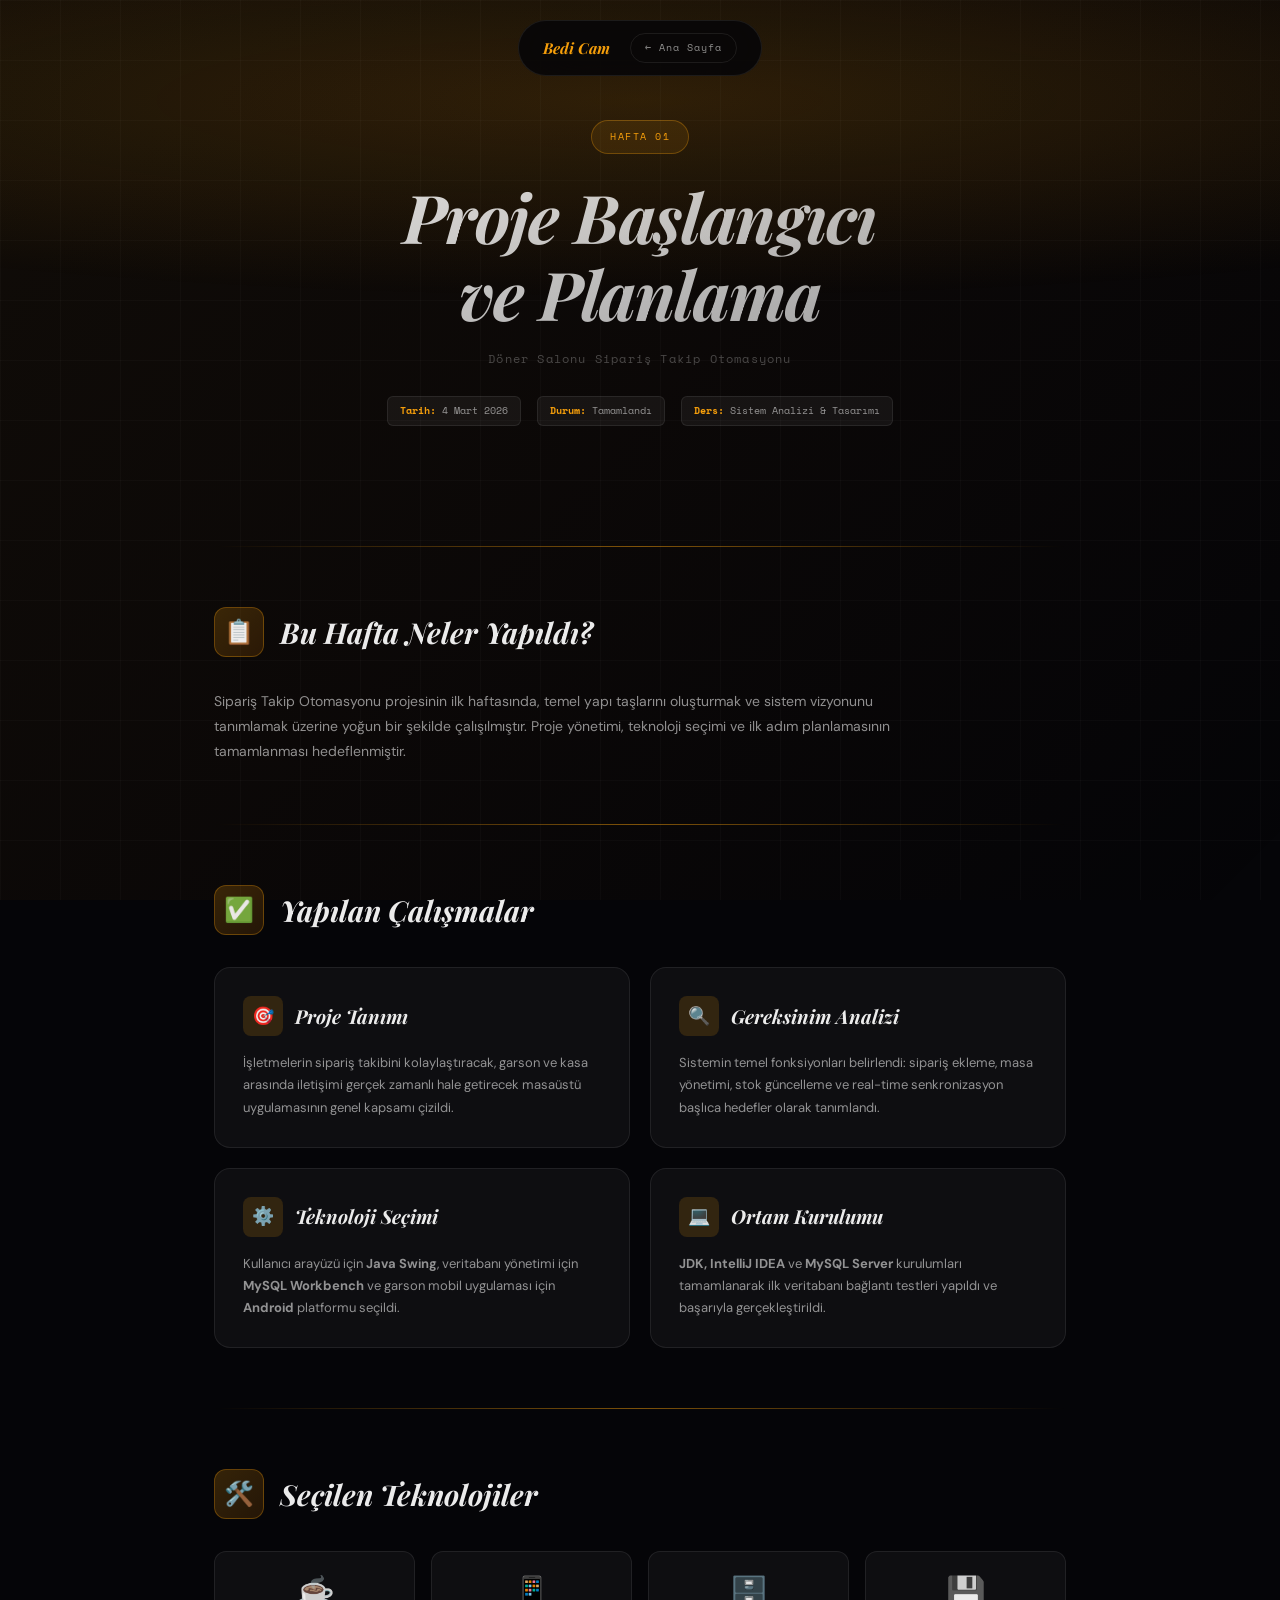
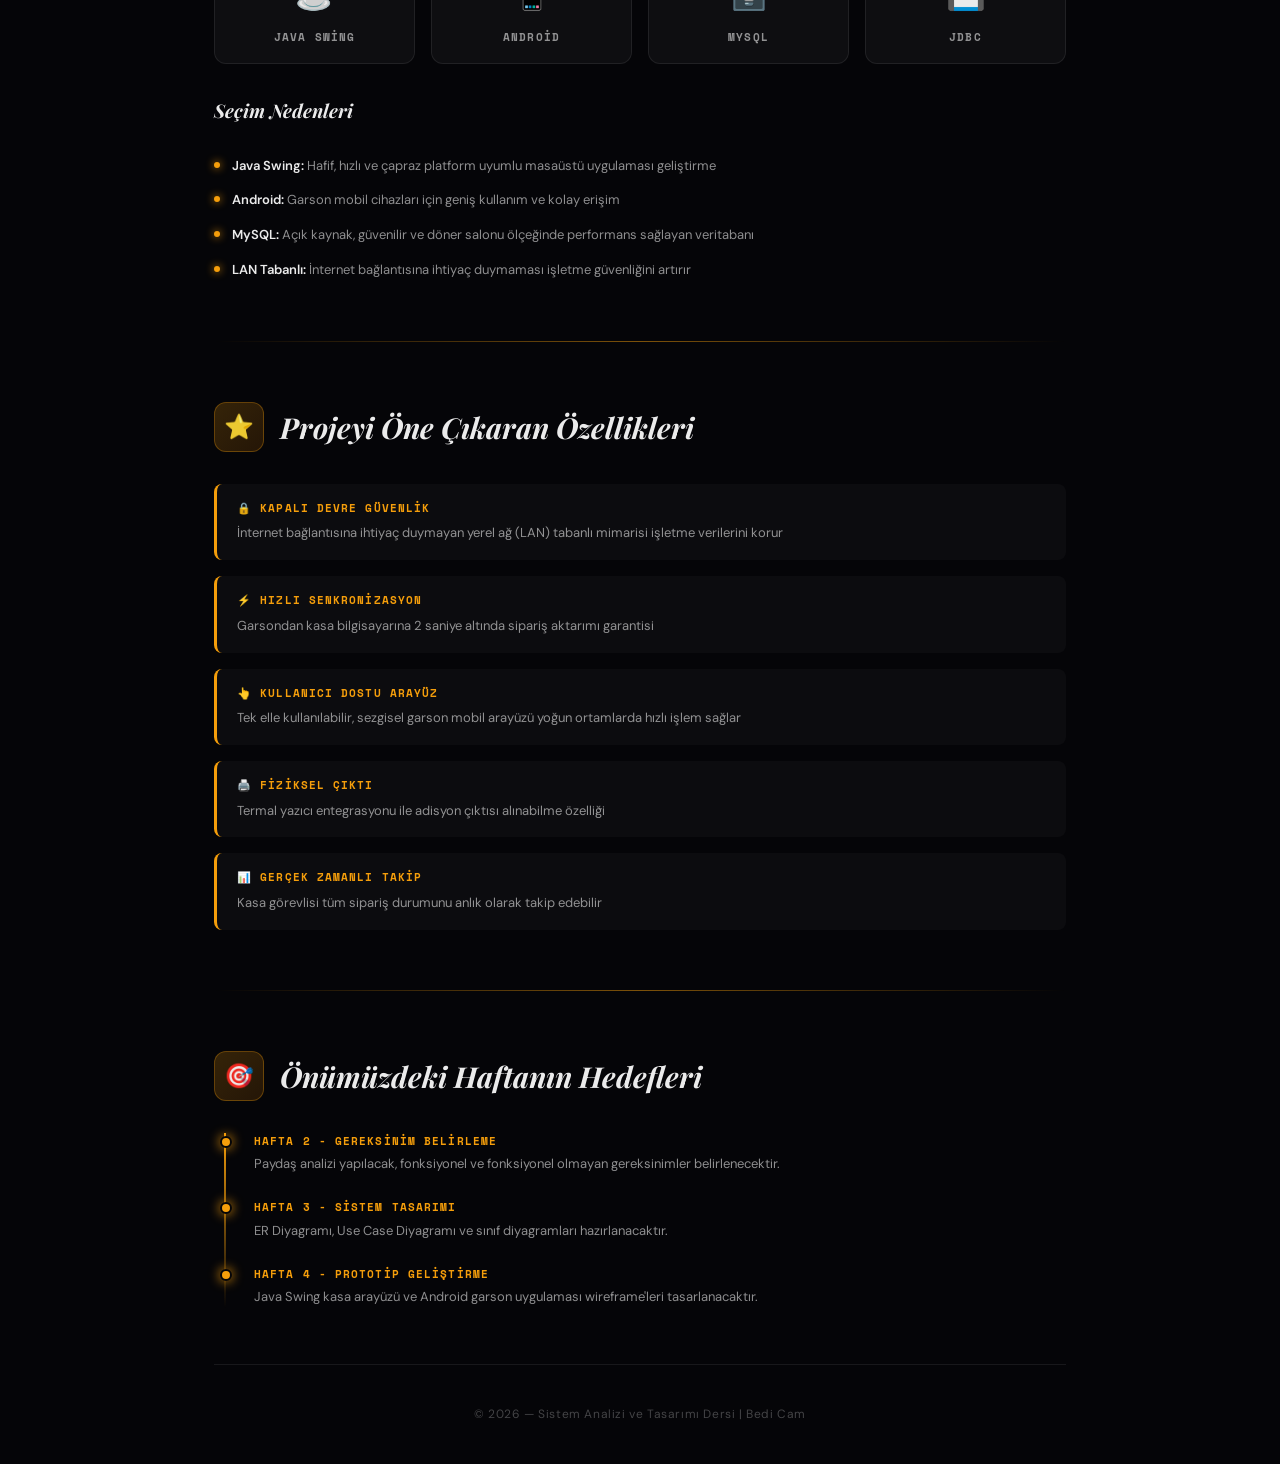
<file: hafta-1.html>
<!DOCTYPE html>
<html lang="tr">
<head>
<meta charset="UTF-8">
<meta name="viewport" content="width=device-width, initial-scale=1.0">
<title>Hafta 1: Proje Başlangıcı | Döner Salonu Otomasyon</title>
<link href="https://fonts.googleapis.com/css2?family=Playfair+Display:ital,wght@0,400;0,700;1,400;1,700&family=DM+Sans:ital,opsz,wght@0,9..40,200;0,9..40,300;0,9..40,400;0,9..40,500;0,9..40,600;1,9..40,300&family=Space+Mono:ital,wght@0,400;0,700;1,400&display=swap" rel="stylesheet">
<style>
:root{
  --bg: #050508;
  --bg-light: #0f1419;
  --border: rgba(255,255,255,0.08);
  --accent: #f59e0b;
  --accent-dark: #d97706;
  --accent-light: #fbbf24;
  --text: rgba(255,255,255,0.92);
  --text-muted: rgba(255,255,255,0.55);
  --text-dim: rgba(255,255,255,0.25);
  --blue: #3b82f6;
  --green: #10b981;
  --purple: #a855f7;
  --serif: 'Playfair Display', Georgia, serif;
  --sans: 'DM Sans', sans-serif;
  --mono: 'Space Mono', monospace;
}

*,*::before,*::after{box-sizing:border-box;margin:0;padding:0}
html{scroll-behavior:smooth;-webkit-font-smoothing:antialiased}
body{
  background: var(--bg);
  color: var(--text);
  font-family: var(--sans);
  line-height: 1.6;
  overflow-x: hidden;
  min-height: 100vh;
}

/* Animated gradient background */
body::before {
  content: '';
  position: fixed;
  inset: 0;
  background: linear-gradient(
    135deg,
    rgba(245, 158, 11, 0.05) 0%,
    rgba(217, 119, 6, 0.03) 50%,
    rgba(5, 5, 8, 0) 100%
  );
  pointer-events: none;
  z-index: 0;
}

/* Grid pattern */
body::after {
  content: '';
  position: fixed;
  inset: 0;
  background-image:
    linear-gradient(rgba(255,255,255,0.025) 1px, transparent 1px),
    linear-gradient(90deg, rgba(255,255,255,0.025) 1px, transparent 1px);
  background-size: 60px 60px;
  pointer-events: none;
  z-index: 0;
}

.container {
  max-width: 900px;
  margin: 0 auto;
  padding: 0 24px;
  position: relative;
  z-index: 1;
}

/* Navigation */
.nav {
  position: fixed;
  top: 20px;
  left: 50%;
  transform: translateX(-50%);
  z-index: 200;
  display: flex;
  align-items: center;
  gap: 20px;
  padding: 12px 24px;
  background: rgba(5, 5, 8, 0.85);
  backdrop-filter: blur(30px);
  border: 1px solid var(--border);
  border-radius: 50px;
  animation: slideDown 0.6s cubic-bezier(0.16, 1, 0.3, 1);
}

@keyframes slideDown {
  from {
    opacity: 0;
    transform: translateX(-50%) translateY(-30px);
  }
  to {
    opacity: 1;
    transform: translateX(-50%) translateY(0);
  }
}

.nav-logo {
  font-family: var(--serif);
  font-size: 0.95rem;
  font-weight: 700;
  color: var(--accent);
  font-style: italic;
}

.nav-back {
  font-family: var(--mono);
  font-size: 10px;
  letter-spacing: 0.1em;
  color: var(--text-muted);
  text-decoration: none;
  padding: 6px 14px;
  border: 1px solid var(--border);
  border-radius: 20px;
  transition: all 0.3s;
}

.nav-back:hover {
  border-color: var(--accent);
  color: var(--accent);
  background: rgba(245, 158, 11, 0.1);
}

/* Header */
header {
  padding: 120px 0 60px;
  text-align: center;
  position: relative;
  overflow: hidden;
}

header::before {
  content: '';
  position: absolute;
  top: -100px;
  left: -50%;
  width: 200%;
  height: 400px;
  background: radial-gradient(ellipse, rgba(245, 158, 11, 0.15) 0%, transparent 70%);
  pointer-events: none;
  z-index: 0;
}

.badge {
  display: inline-flex;
  align-items: center;
  gap: 8px;
  font-family: var(--mono);
  font-size: 10px;
  letter-spacing: 0.15em;
  text-transform: uppercase;
  color: var(--accent);
  background: rgba(245, 158, 11, 0.1);
  padding: 8px 18px;
  border: 1px solid rgba(245, 158, 11, 0.3);
  border-radius: 50px;
  margin-bottom: 24px;
  animation: fadeUp 0.8s ease-out 0.1s both;
}

.badge::before {
  width: 4px;
  height: 4px;
  border-radius: 50%;
  background: var(--green);
  box-shadow: 0 0 6px var(--green);
}

h1 {
  font-family: var(--serif);
  font-size: clamp(2.2rem, 6vw, 4.2rem);
  font-style: italic;
  font-weight: 700;
  line-height: 1.15;
  letter-spacing: -0.02em;
  margin-bottom: 16px;
  animation: fadeUp 0.8s ease-out 0.2s both;
  background: linear-gradient(160deg, var(--text) 0%, var(--text-muted) 100%);
  -webkit-background-clip: text;
  -webkit-text-fill-color: transparent;
  background-clip: text;
}

.subtitle {
  font-family: var(--mono);
  font-size: 12px;
  letter-spacing: 0.1em;
  color: var(--text-dim);
  margin-bottom: 28px;
  animation: fadeUp 0.8s ease-out 0.3s both;
}

.header-info {
  display: flex;
  justify-content: center;
  gap: 16px;
  flex-wrap: wrap;
  animation: fadeUp 0.8s ease-out 0.4s both;
}

.info-tag {
  font-family: var(--mono);
  font-size: 10px;
  padding: 6px 12px;
  background: rgba(255, 255, 255, 0.05);
  border: 1px solid var(--border);
  border-radius: 6px;
  color: var(--text-muted);
}

.info-tag strong {
  color: var(--accent);
  font-weight: 600;
}

@keyframes fadeUp {
  from {
    opacity: 0;
    transform: translateY(20px);
  }
  to {
    opacity: 1;
    transform: translateY(0);
  }
}

/* Divider */
.divider {
  height: 1px;
  background: linear-gradient(90deg, transparent, var(--accent), transparent);
  margin: 60px 0;
  opacity: 0.5;
}

/* Content Sections */
section {
  margin-bottom: 56px;
}

.section-header {
  display: flex;
  align-items: center;
  gap: 16px;
  margin-bottom: 32px;
}

.section-icon {
  width: 50px;
  height: 50px;
  border-radius: 12px;
  background: linear-gradient(135deg, rgba(245, 158, 11, 0.2), rgba(217, 119, 6, 0.15));
  border: 1px solid rgba(245, 158, 11, 0.3);
  display: flex;
  align-items: center;
  justify-content: center;
  font-size: 24px;
  flex-shrink: 0;
}

.section-header h2 {
  font-family: var(--serif);
  font-size: 1.8rem;
  font-style: italic;
  font-weight: 700;
  margin: 0;
}

/* Cards Grid */
.cards-grid {
  display: grid;
  grid-template-columns: repeat(auto-fit, minmax(280px, 1fr));
  gap: 20px;
  margin-top: 24px;
}

.card {
  background: rgba(255, 255, 255, 0.04);
  border: 1px solid var(--border);
  border-radius: 16px;
  padding: 28px;
  position: relative;
  overflow: hidden;
  transition: all 0.35s cubic-bezier(0.16, 1, 0.3, 1);
  animation: fadeUp 0.6s ease-out both;
}

.cards-grid .card:nth-child(1) { animation-delay: 0.05s; }
.cards-grid .card:nth-child(2) { animation-delay: 0.1s; }
.cards-grid .card:nth-child(3) { animation-delay: 0.15s; }
.cards-grid .card:nth-child(4) { animation-delay: 0.2s; }

.card::before {
  content: '';
  position: absolute;
  inset: 0;
  background: linear-gradient(135deg, rgba(245, 158, 11, 0.1) 0%, transparent 60%);
  opacity: 0;
  transition: opacity 0.3s;
}

.card:hover {
  border-color: var(--accent);
  background: rgba(245, 158, 11, 0.08);
  transform: translateY(-6px);
  box-shadow: 0 20px 40px rgba(0, 0, 0, 0.4);
}

.card:hover::before {
  opacity: 1;
}

.card-header {
  display: flex;
  align-items: center;
  gap: 12px;
  margin-bottom: 16px;
}

.card-icon {
  width: 40px;
  height: 40px;
  border-radius: 8px;
  background: rgba(245, 158, 11, 0.15);
  display: flex;
  align-items: center;
  justify-content: center;
  font-size: 18px;
  flex-shrink: 0;
}

.card h3 {
  font-family: var(--serif);
  font-size: 1.2rem;
  font-style: italic;
  margin: 0;
  position: relative;
  z-index: 1;
}

.card p {
  font-size: 13px;
  color: var(--text-muted);
  line-height: 1.7;
  position: relative;
  z-index: 1;
}

/* List with dots */
.feature-list {
  display: flex;
  flex-direction: column;
  gap: 14px;
  margin-top: 20px;
}

.feature-item {
  display: flex;
  align-items: flex-start;
  gap: 12px;
}

.feature-dot {
  width: 6px;
  height: 6px;
  border-radius: 50%;
  background: var(--accent);
  margin-top: 6px;
  flex-shrink: 0;
  box-shadow: 0 0 8px var(--accent);
}

.feature-item span {
  font-size: 13px;
  color: var(--text-muted);
  line-height: 1.6;
}

.feature-item strong {
  color: var(--text);
  font-weight: 600;
}

/* Tech Stack Grid */
.tech-stack {
  display: grid;
  grid-template-columns: repeat(auto-fit, minmax(160px, 1fr));
  gap: 16px;
  margin-top: 24px;
}

.tech-item {
  background: rgba(255, 255, 255, 0.04);
  border: 1px solid var(--border);
  padding: 16px;
  border-radius: 12px;
  text-align: center;
  transition: all 0.3s;
  cursor: pointer;
}

.tech-item:hover {
  border-color: var(--accent);
  background: rgba(245, 158, 11, 0.08);
  transform: translateY(-3px);
}

.tech-item .icon {
  font-size: 32px;
  margin-bottom: 10px;
}

.tech-item h4 {
  font-family: var(--mono);
  font-size: 11px;
  letter-spacing: 0.1em;
  text-transform: uppercase;
  color: var(--text-muted);
  margin: 0;
}

/* Timeline */
.timeline {
  position: relative;
  padding-left: 40px;
  margin-top: 24px;
}

.timeline::before {
  content: '';
  position: absolute;
  left: 10px;
  top: 0;
  bottom: 0;
  width: 2px;
  background: linear-gradient(180deg, var(--accent), transparent);
}

.timeline-item {
  margin-bottom: 24px;
  position: relative;
}

.timeline-item::before {
  content: '';
  position: absolute;
  left: -34px;
  top: 3px;
  width: 12px;
  height: 12px;
  border-radius: 50%;
  background: var(--accent);
  border: 2px solid var(--bg);
  box-shadow: 0 0 12px var(--accent);
}

.timeline-item h4 {
  font-family: var(--mono);
  font-size: 11px;
  letter-spacing: 0.1em;
  text-transform: uppercase;
  color: var(--accent);
  margin-bottom: 4px;
}

.timeline-item p {
  font-size: 13px;
  color: var(--text-muted);
  line-height: 1.6;
}

/* Goals Section */
.goals-list {
  display: flex;
  flex-direction: column;
  gap: 16px;
  margin-top: 24px;
}

.goal-item {
  background: rgba(255, 255, 255, 0.03);
  border-left: 3px solid var(--accent);
  padding: 16px 20px;
  border-radius: 8px;
  transition: all 0.3s;
}

.goal-item:hover {
  background: rgba(245, 158, 11, 0.08);
}

.goal-item h4 {
  font-family: var(--mono);
  font-size: 11px;
  letter-spacing: 0.1em;
  text-transform: uppercase;
  color: var(--accent);
  margin-bottom: 6px;
}

.goal-item p {
  font-size: 13px;
  color: var(--text-muted);
  margin: 0;
}

/* Footer */
footer {
  border-top: 1px solid var(--border);
  padding: 40px 0;
  text-align: center;
  font-size: 12px;
  color: var(--text-dim);
  letter-spacing: 0.05em;
}

/* Responsive */
@media (max-width: 768px) {
  header {
    padding: 100px 0 50px;
  }

  h1 {
    font-size: clamp(1.8rem, 5vw, 2.8rem);
  }

  .nav {
    flex-direction: column;
    gap: 10px;
    padding: 10px 16px;
  }

  .cards-grid {
    grid-template-columns: 1fr;
  }

  .section-header {
    flex-direction: column;
    align-items: flex-start;
  }

  .tech-stack {
    grid-template-columns: repeat(2, 1fr);
  }
}
</style>
</head>
<body>

<nav class="nav">
  <div class="nav-logo">Bedi Cam</div>
  <a href="index.html" class="nav-back">← Ana Sayfa</a>
</nav>

<header>
  <div class="badge">Hafta 01</div>
  <h1>Proje Başlangıcı<br>ve Planlama</h1>
  <div class="subtitle">Döner Salonu Sipariş Takip Otomasyonu</div>
  <div class="header-info">
    <div class="info-tag"><strong>Tarih:</strong> 4 Mart 2026</div>
    <div class="info-tag"><strong>Durum:</strong> Tamamlandı</div>
    <div class="info-tag"><strong>Ders:</strong> Sistem Analizi & Tasarımı</div>
  </div>
</header>

<div class="container">

<div class="divider"></div>

<!-- Proje Özeti Section -->
<section>
  <div class="section-header">
    <div class="section-icon">📋</div>
    <h2>Bu Hafta Neler Yapıldı?</h2>
  </div>
  <p style="font-size: 14px; color: var(--text-muted); line-height: 1.8; max-width: 700px;">
    Sipariş Takip Otomasyonu projesinin ilk haftasında, temel yapı taşlarını oluşturmak ve sistem vizyonunu tanımlamak üzerine yoğun bir şekilde çalışılmıştır. Proje yönetimi, teknoloji seçimi ve ilk adım planlamasının tamamlanması hedeflenmiştir.
  </p>
</section>

<div class="divider"></div>

<!-- Yapılan Çalışmalar -->
<section>
  <div class="section-header">
    <div class="section-icon">✅</div>
    <h2>Yapılan Çalışmalar</h2>
  </div>
  
  <div class="cards-grid">
    <div class="card">
      <div class="card-header">
        <div class="card-icon">🎯</div>
        <h3>Proje Tanımı</h3>
      </div>
      <p>İşletmelerin sipariş takibini kolaylaştıracak, garson ve kasa arasında iletişimi gerçek zamanlı hale getirecek masaüstü uygulamasının genel kapsamı çizildi.</p>
    </div>

    <div class="card">
      <div class="card-header">
        <div class="card-icon">🔍</div>
        <h3>Gereksinim Analizi</h3>
      </div>
      <p>Sistemin temel fonksiyonları belirlendi: sipariş ekleme, masa yönetimi, stok güncelleme ve real-time senkronizasyon başlıca hedefler olarak tanımlandı.</p>
    </div>

    <div class="card">
      <div class="card-header">
        <div class="card-icon">⚙️</div>
        <h3>Teknoloji Seçimi</h3>
      </div>
      <p>Kullanıcı arayüzü için <strong>Java Swing</strong>, veritabanı yönetimi için <strong>MySQL Workbench</strong> ve garson mobil uygulaması için <strong>Android</strong> platformu seçildi.</p>
    </div>

    <div class="card">
      <div class="card-header">
        <div class="card-icon">💻</div>
        <h3>Ortam Kurulumu</h3>
      </div>
      <p><strong>JDK, IntelliJ IDEA</strong> ve <strong>MySQL Server</strong> kurulumları tamamlanarak ilk veritabanı bağlantı testleri yapıldı ve başarıyla gerçekleştirildi.</p>
    </div>
  </div>
</section>

<div class="divider"></div>

<!-- Teknoloji Stack -->
<section>
  <div class="section-header">
    <div class="section-icon">🛠️</div>
    <h2>Seçilen Teknolojiler</h2>
  </div>
  
  <div class="tech-stack">
    <div class="tech-item">
      <div class="icon">☕</div>
      <h4>Java Swing</h4>
    </div>
    <div class="tech-item">
      <div class="icon">📱</div>
      <h4>Android</h4>
    </div>
    <div class="tech-item">
      <div class="icon">🗄️</div>
      <h4>MySQL</h4>
    </div>
    <div class="tech-item">
      <div class="icon">💾</div>
      <h4>JDBC</h4>
    </div>
  </div>

  <div class="feature-list" style="margin-top: 32px;">
    <h3 style="font-family: var(--serif); font-style: italic; margin-bottom: 16px;">Seçim Nedenleri</h3>
    <div class="feature-item">
      <div class="feature-dot"></div>
      <span><strong>Java Swing:</strong> Hafif, hızlı ve çapraz platform uyumlu masaüstü uygulaması geliştirme</span>
    </div>
    <div class="feature-item">
      <div class="feature-dot"></div>
      <span><strong>Android:</strong> Garson mobil cihazları için geniş kullanım ve kolay erişim</span>
    </div>
    <div class="feature-item">
      <div class="feature-dot"></div>
      <span><strong>MySQL:</strong> Açık kaynak, güvenilir ve döner salonu ölçeğinde performans sağlayan veritabanı</span>
    </div>
    <div class="feature-item">
      <div class="feature-dot"></div>
      <span><strong>LAN Tabanlı:</strong> İnternet bağlantısına ihtiyaç duymaması işletme güvenliğini artırır</span>
    </div>
  </div>
</section>

<div class="divider"></div>

<!-- Projenin Özellikleri -->
<section>
  <div class="section-header">
    <div class="section-icon">⭐</div>
    <h2>Projeyi Öne Çıkaran Özellikleri</h2>
  </div>
  
  <div class="goals-list">
    <div class="goal-item">
      <h4>🔒 Kapalı Devre Güvenlik</h4>
      <p>İnternet bağlantısına ihtiyaç duymayan yerel ağ (LAN) tabanlı mimarisi işletme verilerini korur</p>
    </div>
    <div class="goal-item">
      <h4>⚡ Hızlı Senkronizasyon</h4>
      <p>Garsondan kasa bilgisayarına 2 saniye altında sipariş aktarımı garantisi</p>
    </div>
    <div class="goal-item">
      <h4>👆 Kullanıcı Dostu Arayüz</h4>
      <p>Tek elle kullanılabilir, sezgisel garson mobil arayüzü yoğun ortamlarda hızlı işlem sağlar</p>
    </div>
    <div class="goal-item">
      <h4>🖨️ Fiziksel Çıktı</h4>
      <p>Termal yazıcı entegrasyonu ile adisyon çıktısı alınabilme özelliği</p>
    </div>
    <div class="goal-item">
      <h4>📊 Gerçek Zamanlı Takip</h4>
      <p>Kasa görevlisi tüm sipariş durumunu anlık olarak takip edebilir</p>
    </div>
  </div>
</section>

<div class="divider"></div>

<!-- İleriye Dönük Planlar -->
<section>
  <div class="section-header">
    <div class="section-icon">🎯</div>
    <h2>Önümüzdeki Haftanın Hedefleri</h2>
  </div>
  
  <div class="timeline">
    <div class="timeline-item">
      <h4>Hafta 2 - Gereksinim Belirleme</h4>
      <p>Paydaş analizi yapılacak, fonksiyonel ve fonksiyonel olmayan gereksinimler belirlenecektir.</p>
    </div>
    <div class="timeline-item">
      <h4>Hafta 3 - Sistem Tasarımı</h4>
      <p>ER Diyagramı, Use Case Diyagramı ve sınıf diyagramları hazırlanacaktır.</p>
    </div>
    <div class="timeline-item">
      <h4>Hafta 4 - Prototip Geliştirme</h4>
      <p>Java Swing kasa arayüzü ve Android garson uygulaması wireframe'leri tasarlanacaktır.</p>
    </div>
  </div>
</section>

<footer>
  <p>© 2026 — Sistem Analizi ve Tasarımı Dersi | Bedi Cam</p>
</footer>

</div>

</body>
</html>
</file>
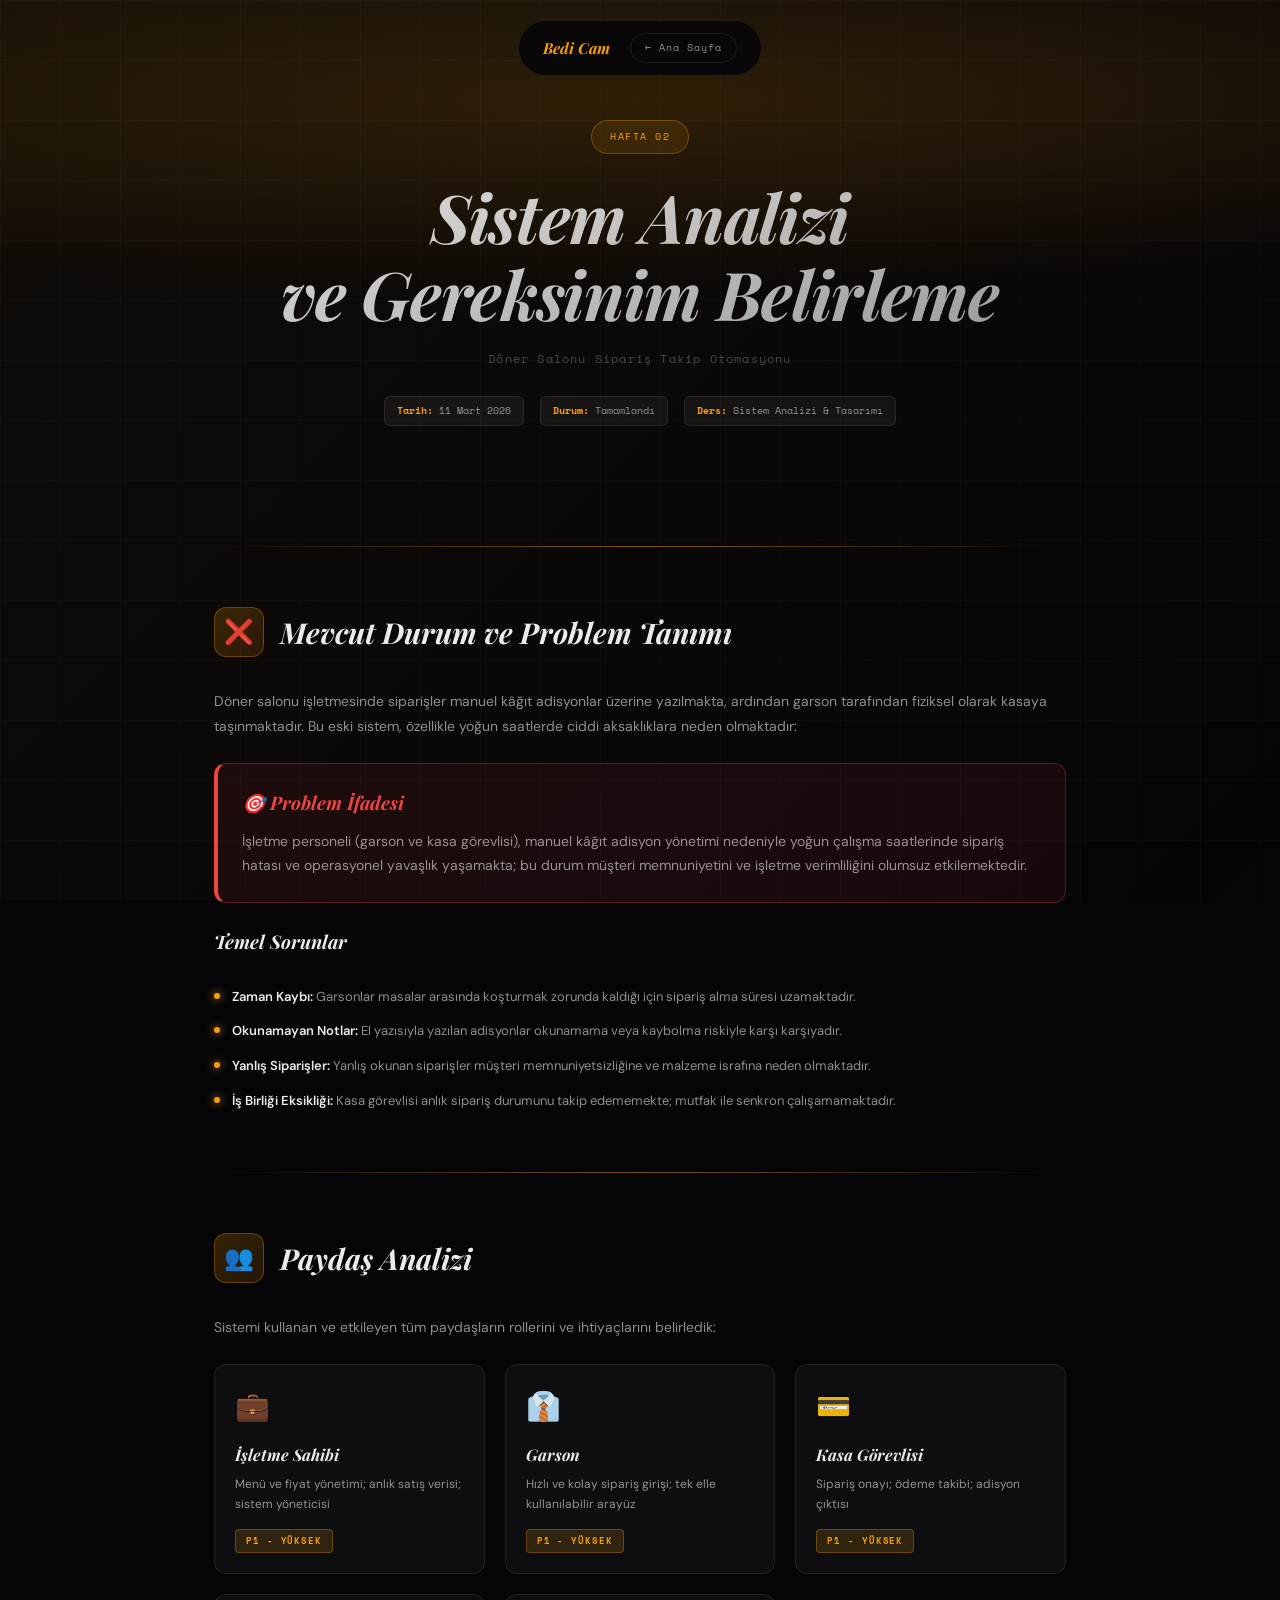
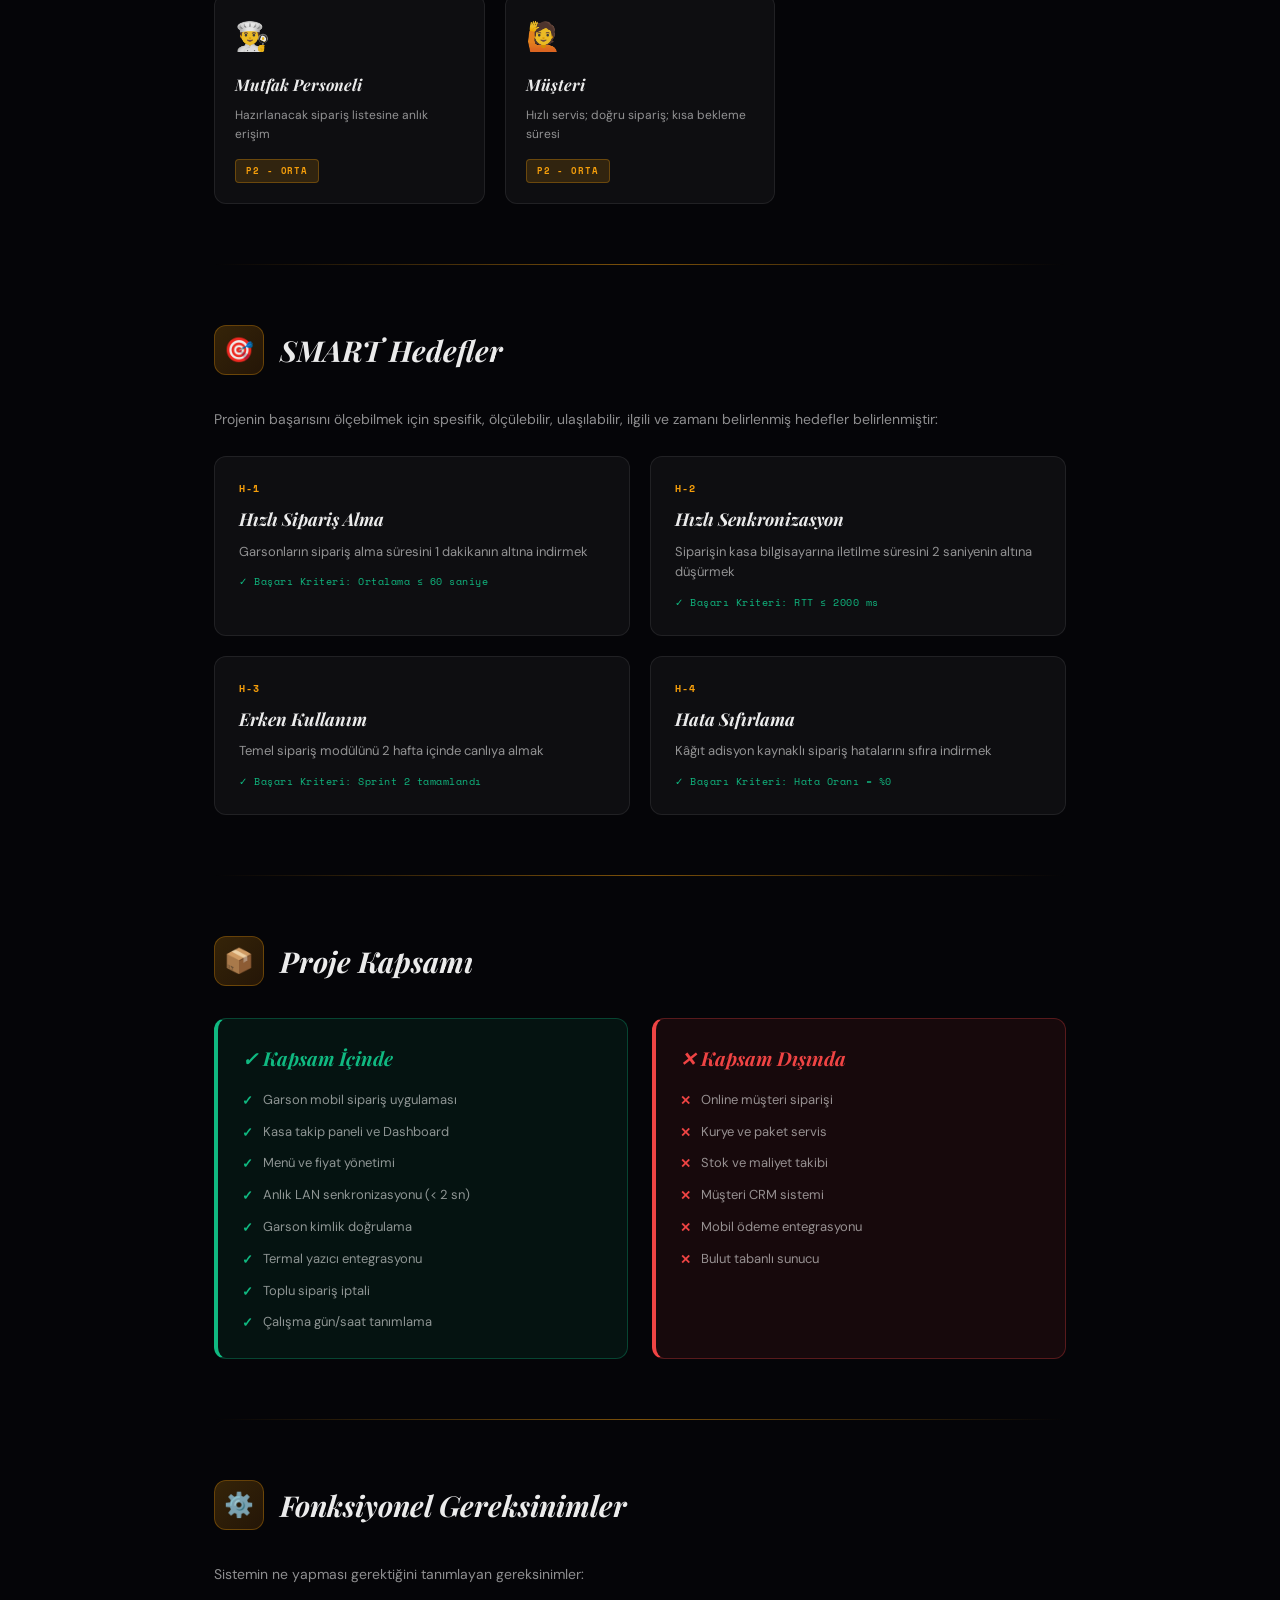
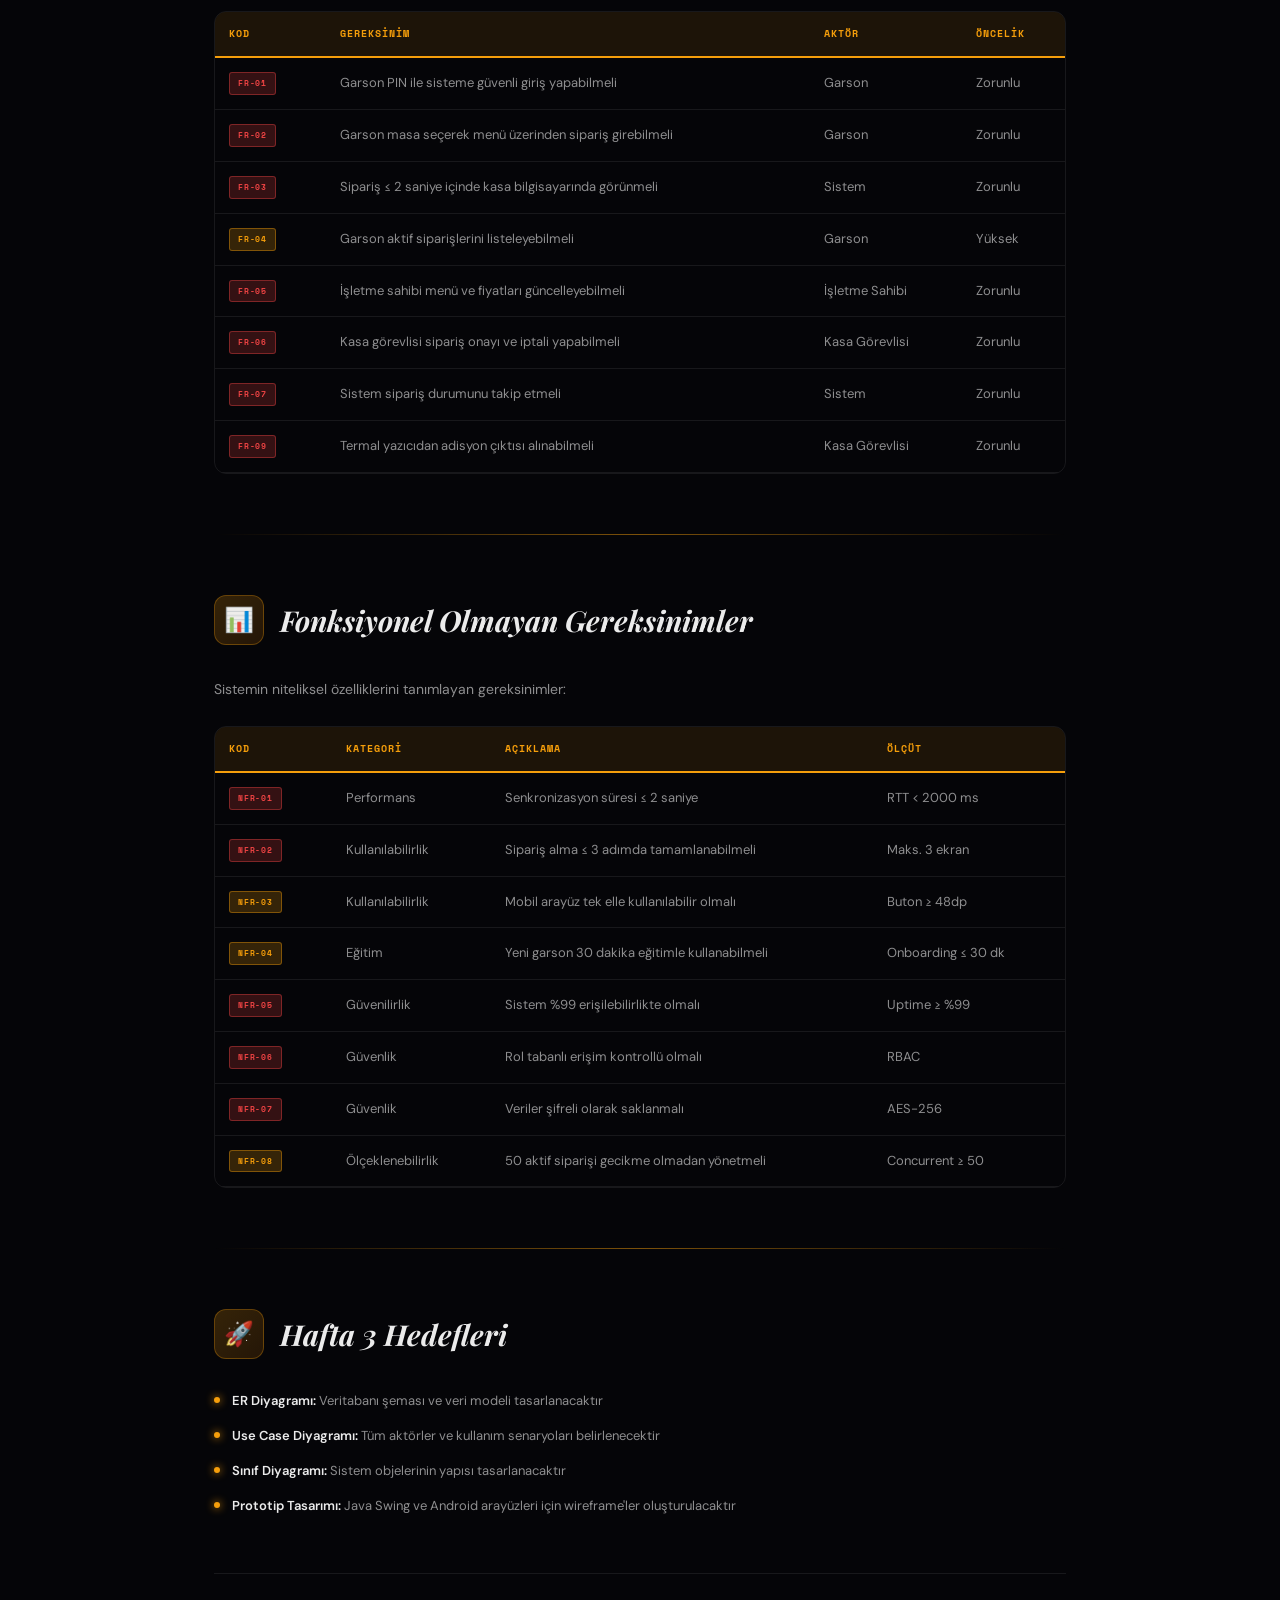
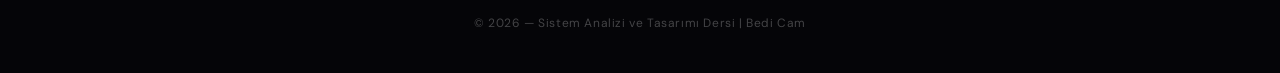
<file: hafta-2.html>
<!DOCTYPE html>
<html lang="tr">
<head>
<meta charset="UTF-8">
<meta name="viewport" content="width=device-width, initial-scale=1.0">
<title>Hafta 2: Sistem Analizi | Döner Salonu Otomasyon</title>
<link href="https://fonts.googleapis.com/css2?family=Playfair+Display:ital,wght@0,400;0,700;1,400;1,700&family=DM+Sans:ital,opsz,wght@0,9..40,200;0,9..40,300;0,9..40,400;0,9..40,500;0,9..40,600;1,9..40,300&family=Space+Mono:ital,wght@0,400;0,700;1,400&display=swap" rel="stylesheet">
<style>
:root{
  --bg: #050508;
  --bg-light: #0f1419;
  --border: rgba(255,255,255,0.08);
  --accent: #f59e0b;
  --accent-dark: #d97706;
  --accent-light: #fbbf24;
  --text: rgba(255,255,255,0.92);
  --text-muted: rgba(255,255,255,0.55);
  --text-dim: rgba(255,255,255,0.25);
  --blue: #3b82f6;
  --green: #10b981;
  --purple: #a855f7;
  --red: #ef4444;
  --serif: 'Playfair Display', Georgia, serif;
  --sans: 'DM Sans', sans-serif;
  --mono: 'Space Mono', monospace;
}

*,*::before,*::after{box-sizing:border-box;margin:0;padding:0}
html{scroll-behavior:smooth;-webkit-font-smoothing:antialiased}
body{
  background: var(--bg);
  color: var(--text);
  font-family: var(--sans);
  line-height: 1.6;
  overflow-x: hidden;
  min-height: 100vh;
}

body::before {
  content: '';
  position: fixed;
  inset: 0;
  background: linear-gradient(
    135deg,
    rgba(245, 158, 11, 0.05) 0%,
    rgba(217, 119, 6, 0.03) 50%,
    rgba(5, 5, 8, 0) 100%
  );
  pointer-events: none;
  z-index: 0;
}

body::after {
  content: '';
  position: fixed;
  inset: 0;
  background-image:
    linear-gradient(rgba(255,255,255,0.025) 1px, transparent 1px),
    linear-gradient(90deg, rgba(255,255,255,0.025) 1px, transparent 1px);
  background-size: 60px 60px;
  pointer-events: none;
  z-index: 0;
}

.container {
  max-width: 900px;
  margin: 0 auto;
  padding: 0 24px;
  position: relative;
  z-index: 1;
}

/* Navigation */
.nav {
  position: fixed;
  top: 20px;
  left: 50%;
  transform: translateX(-50%);
  z-index: 200;
  display: flex;
  align-items: center;
  gap: 20px;
  padding: 12px 24px;
  background: rgba(5, 5, 8, 0.85);
  backdrop-filter: blur(30px);
  border: 1px solid var(--border);
  border-radius: 50px;
  animation: slideDown 0.6s cubic-bezier(0.16, 1, 0.3, 1);
}

@keyframes slideDown {
  from {
    opacity: 0;
    transform: translateX(-50%) translateY(-30px);
  }
  to {
    opacity: 1;
    transform: translateX(-50%) translateY(0);
  }
}

.nav-logo {
  font-family: var(--serif);
  font-size: 0.95rem;
  font-weight: 700;
  color: var(--accent);
  font-style: italic;
}

.nav-back {
  font-family: var(--mono);
  font-size: 10px;
  letter-spacing: 0.1em;
  color: var(--text-muted);
  text-decoration: none;
  padding: 6px 14px;
  border: 1px solid var(--border);
  border-radius: 20px;
  transition: all 0.3s;
}

.nav-back:hover {
  border-color: var(--accent);
  color: var(--accent);
  background: rgba(245, 158, 11, 0.1);
}

/* Header */
header {
  padding: 120px 0 60px;
  text-align: center;
  position: relative;
  overflow: hidden;
}

header::before {
  content: '';
  position: absolute;
  top: -100px;
  left: -50%;
  width: 200%;
  height: 400px;
  background: radial-gradient(ellipse, rgba(245, 158, 11, 0.15) 0%, transparent 70%);
  pointer-events: none;
  z-index: 0;
}

.badge {
  display: inline-flex;
  align-items: center;
  gap: 8px;
  font-family: var(--mono);
  font-size: 10px;
  letter-spacing: 0.15em;
  text-transform: uppercase;
  color: var(--accent);
  background: rgba(245, 158, 11, 0.1);
  padding: 8px 18px;
  border: 1px solid rgba(245, 158, 11, 0.3);
  border-radius: 50px;
  margin-bottom: 24px;
  animation: fadeUp 0.8s ease-out 0.1s both;
}

.badge::before {
  width: 4px;
  height: 4px;
  border-radius: 50%;
  background: var(--green);
  box-shadow: 0 0 6px var(--green);
}

h1 {
  font-family: var(--serif);
  font-size: clamp(2.2rem, 6vw, 4.2rem);
  font-style: italic;
  font-weight: 700;
  line-height: 1.15;
  letter-spacing: -0.02em;
  margin-bottom: 16px;
  animation: fadeUp 0.8s ease-out 0.2s both;
  background: linear-gradient(160deg, var(--text) 0%, var(--text-muted) 100%);
  -webkit-background-clip: text;
  -webkit-text-fill-color: transparent;
  background-clip: text;
}

.subtitle {
  font-family: var(--mono);
  font-size: 12px;
  letter-spacing: 0.1em;
  color: var(--text-dim);
  margin-bottom: 28px;
  animation: fadeUp 0.8s ease-out 0.3s both;
}

.header-info {
  display: flex;
  justify-content: center;
  gap: 16px;
  flex-wrap: wrap;
  animation: fadeUp 0.8s ease-out 0.4s both;
}

.info-tag {
  font-family: var(--mono);
  font-size: 10px;
  padding: 6px 12px;
  background: rgba(255, 255, 255, 0.05);
  border: 1px solid var(--border);
  border-radius: 6px;
  color: var(--text-muted);
}

.info-tag strong {
  color: var(--accent);
  font-weight: 600;
}

@keyframes fadeUp {
  from {
    opacity: 0;
    transform: translateY(20px);
  }
  to {
    opacity: 1;
    transform: translateY(0);
  }
}

/* Divider */
.divider {
  height: 1px;
  background: linear-gradient(90deg, transparent, var(--accent), transparent);
  margin: 60px 0;
  opacity: 0.5;
}

/* Content Sections */
section {
  margin-bottom: 56px;
}

.section-header {
  display: flex;
  align-items: center;
  gap: 16px;
  margin-bottom: 32px;
}

.section-icon {
  width: 50px;
  height: 50px;
  border-radius: 12px;
  background: linear-gradient(135deg, rgba(245, 158, 11, 0.2), rgba(217, 119, 6, 0.15));
  border: 1px solid rgba(245, 158, 11, 0.3);
  display: flex;
  align-items: center;
  justify-content: center;
  font-size: 24px;
  flex-shrink: 0;
}

.section-header h2 {
  font-family: var(--serif);
  font-size: 1.8rem;
  font-style: italic;
  font-weight: 700;
  margin: 0;
}

/* Problem Statement Box */
.problem-box {
  background: rgba(239, 68, 68, 0.08);
  border: 1px solid rgba(239, 68, 68, 0.3);
  border-left: 4px solid var(--red);
  border-radius: 12px;
  padding: 24px;
  margin: 24px 0;
  position: relative;
}

.problem-box h3 {
  font-family: var(--serif);
  font-style: italic;
  color: var(--red);
  margin-bottom: 12px;
}

.problem-box p {
  font-size: 14px;
  color: var(--text-muted);
  line-height: 1.7;
}

/* Stakeholder Grid */
.stakeholder-grid {
  display: grid;
  grid-template-columns: repeat(auto-fit, minmax(240px, 1fr));
  gap: 20px;
  margin-top: 24px;
}

.stakeholder-card {
  background: rgba(255, 255, 255, 0.04);
  border: 1px solid var(--border);
  border-radius: 12px;
  padding: 20px;
  transition: all 0.3s;
  animation: fadeUp 0.6s ease-out both;
}

.stakeholder-grid .stakeholder-card:nth-child(1) { animation-delay: 0.05s; }
.stakeholder-grid .stakeholder-card:nth-child(2) { animation-delay: 0.1s; }
.stakeholder-grid .stakeholder-card:nth-child(3) { animation-delay: 0.15s; }
.stakeholder-grid .stakeholder-card:nth-child(4) { animation-delay: 0.2s; }
.stakeholder-grid .stakeholder-card:nth-child(5) { animation-delay: 0.25s; }

.stakeholder-card:hover {
  border-color: var(--accent);
  background: rgba(245, 158, 11, 0.08);
  transform: translateY(-6px);
}

.stakeholder-icon {
  font-size: 28px;
  margin-bottom: 12px;
}

.stakeholder-card h3 {
  font-family: var(--serif);
  font-size: 1rem;
  font-style: italic;
  margin-bottom: 8px;
}

.stakeholder-card p {
  font-size: 12px;
  color: var(--text-muted);
  line-height: 1.6;
  margin-bottom: 10px;
}

.priority-badge {
  display: inline-block;
  font-family: var(--mono);
  font-size: 9px;
  letter-spacing: 0.1em;
  text-transform: uppercase;
  padding: 4px 10px;
  background: rgba(245, 158, 11, 0.15);
  color: var(--accent);
  border: 1px solid rgba(245, 158, 11, 0.3);
  border-radius: 4px;
  font-weight: 600;
}

/* Goals Grid */
.goals-grid {
  display: grid;
  grid-template-columns: repeat(auto-fit, minmax(280px, 1fr));
  gap: 20px;
  margin-top: 24px;
}

.goal-card {
  background: rgba(255, 255, 255, 0.04);
  border: 1px solid var(--border);
  border-radius: 12px;
  padding: 24px;
  position: relative;
  overflow: hidden;
  transition: all 0.3s;
  animation: fadeUp 0.6s ease-out both;
}

.goals-grid .goal-card:nth-child(1) { animation-delay: 0.05s; }
.goals-grid .goal-card:nth-child(2) { animation-delay: 0.1s; }
.goals-grid .goal-card:nth-child(3) { animation-delay: 0.15s; }
.goals-grid .goal-card:nth-child(4) { animation-delay: 0.2s; }

.goal-card::before {
  content: '';
  position: absolute;
  inset: 0;
  background: linear-gradient(135deg, rgba(245, 158, 11, 0.1) 0%, transparent 60%);
  opacity: 0;
  transition: opacity 0.3s;
}

.goal-card:hover {
  border-color: var(--accent);
  background: rgba(245, 158, 11, 0.08);
  transform: translateY(-6px);
}

.goal-card:hover::before {
  opacity: 1;
}

.goal-code {
  font-family: var(--mono);
  font-size: 10px;
  letter-spacing: 0.1em;
  color: var(--accent);
  margin-bottom: 8px;
  font-weight: 600;
}

.goal-card h3 {
  font-family: var(--serif);
  font-size: 1.1rem;
  font-style: italic;
  margin-bottom: 8px;
  position: relative;
  z-index: 1;
}

.goal-card p {
  font-size: 13px;
  color: var(--text-muted);
  line-height: 1.6;
  position: relative;
  z-index: 1;
  margin-bottom: 12px;
}

.criterion {
  font-family: var(--mono);
  font-size: 10px;
  letter-spacing: 0.05em;
  color: var(--green);
  position: relative;
  z-index: 1;
}

/* Scope Grid */
.scope-grid {
  display: grid;
  grid-template-columns: 1fr 1fr;
  gap: 24px;
  margin-top: 24px;
}

.scope-box {
  border-radius: 12px;
  padding: 24px;
  animation: fadeUp 0.6s ease-out both;
}

.scope-grid .scope-box:nth-child(1) { animation-delay: 0.05s; }
.scope-grid .scope-box:nth-child(2) { animation-delay: 0.1s; }

.scope-in {
  background: rgba(16, 185, 129, 0.08);
  border: 1px solid rgba(16, 185, 129, 0.3);
  border-left: 4px solid var(--green);
}

.scope-out {
  background: rgba(239, 68, 68, 0.08);
  border: 1px solid rgba(239, 68, 68, 0.3);
  border-left: 4px solid var(--red);
}

.scope-box h3 {
  font-family: var(--serif);
  font-style: italic;
  font-size: 1.2rem;
  margin-bottom: 16px;
}

.scope-in h3 { color: var(--green); }
.scope-out h3 { color: var(--red); }

.scope-list {
  display: flex;
  flex-direction: column;
  gap: 10px;
}

.scope-item {
  display: flex;
  align-items: flex-start;
  gap: 10px;
  font-size: 13px;
  color: var(--text-muted);
}

.scope-item::before {
  content: '✓';
  color: var(--green);
  font-weight: 700;
  flex-shrink: 0;
  margin-top: 1px;
}

.scope-out .scope-item::before {
  content: '✕';
  color: var(--red);
}

/* Feature List */
.feature-list {
  display: flex;
  flex-direction: column;
  gap: 14px;
  margin-top: 20px;
}

.feature-item {
  display: flex;
  align-items: flex-start;
  gap: 12px;
}

.feature-dot {
  width: 6px;
  height: 6px;
  border-radius: 50%;
  background: var(--accent);
  margin-top: 6px;
  flex-shrink: 0;
  box-shadow: 0 0 8px var(--accent);
}

.feature-item span {
  font-size: 13px;
  color: var(--text-muted);
  line-height: 1.6;
}

.feature-item strong {
  color: var(--text);
  font-weight: 600;
}

/* Table */
.table-responsive {
  overflow-x: auto;
  margin-top: 24px;
  border-radius: 12px;
  border: 1px solid var(--border);
}

table {
  width: 100%;
  border-collapse: collapse;
  font-size: 13px;
}

thead {
  background: rgba(245, 158, 11, 0.1);
  border-bottom: 2px solid var(--accent);
}

th {
  padding: 14px;
  text-align: left;
  font-weight: 600;
  font-family: var(--mono);
  font-size: 10px;
  letter-spacing: 0.1em;
  text-transform: uppercase;
  color: var(--accent);
}

td {
  padding: 14px;
  border-bottom: 1px solid var(--border);
  color: var(--text-muted);
}

tbody tr:hover {
  background: rgba(245, 158, 11, 0.05);
}

/* Requirement Badge */
.req-badge {
  display: inline-block;
  font-family: var(--mono);
  font-size: 8px;
  letter-spacing: 0.1em;
  padding: 4px 8px;
  border-radius: 3px;
  font-weight: 700;
  margin-right: 8px;
}

.req-must {
  background: rgba(239, 68, 68, 0.2);
  color: var(--red);
  border: 1px solid rgba(239, 68, 68, 0.4);
}

.req-high {
  background: rgba(245, 158, 11, 0.2);
  color: var(--accent);
  border: 1px solid rgba(245, 158, 11, 0.4);
}

.req-medium {
  background: rgba(59, 130, 246, 0.2);
  color: var(--blue);
  border: 1px solid rgba(59, 130, 246, 0.4);
}

/* Footer */
footer {
  border-top: 1px solid var(--border);
  padding: 40px 0;
  text-align: center;
  font-size: 12px;
  color: var(--text-dim);
  letter-spacing: 0.05em;
}

/* Responsive */
@media (max-width: 768px) {
  header {
    padding: 100px 0 50px;
  }

  h1 {
    font-size: clamp(1.8rem, 5vw, 2.8rem);
  }

  .nav {
    flex-direction: column;
    gap: 10px;
    padding: 10px 16px;
  }

  .scope-grid {
    grid-template-columns: 1fr;
  }

  .section-header {
    flex-direction: column;
    align-items: flex-start;
  }

  table {
    font-size: 11px;
  }

  th, td {
    padding: 10px;
  }
}
</style>
</head>
<body>

<nav class="nav">
  <div class="nav-logo">Bedi Cam</div>
  <a href="index.html" class="nav-back">← Ana Sayfa</a>
</nav>

<header>
  <div class="badge">Hafta 02</div>
  <h1>Sistem Analizi<br>ve Gereksinim Belirleme</h1>
  <div class="subtitle">Döner Salonu Sipariş Takip Otomasyonu</div>
  <div class="header-info">
    <div class="info-tag"><strong>Tarih:</strong> 11 Mart 2026</div>
    <div class="info-tag"><strong>Durum:</strong> Tamamlandı</div>
    <div class="info-tag"><strong>Ders:</strong> Sistem Analizi & Tasarımı</div>
  </div>
</header>

<div class="container">

<div class="divider"></div>

<!-- Problem Tanımı Section -->
<section>
  <div class="section-header">
    <div class="section-icon">❌</div>
    <h2>Mevcut Durum ve Problem Tanımı</h2>
  </div>
  
  <p style="font-size: 14px; color: var(--text-muted); line-height: 1.8; margin-bottom: 24px;">
    Döner salonu işletmesinde siparişler manuel kâğıt adisyonlar üzerine yazılmakta, ardından garson tarafından fiziksel olarak kasaya taşınmaktadır. Bu eski sistem, özellikle yoğun saatlerde ciddi aksaklıklara neden olmaktadır:
  </p>

  <div class="problem-box">
    <h3>🎯 Problem İfadesi</h3>
    <p>
      İşletme personeli (garson ve kasa görevlisi), manuel kâğıt adisyon yönetimi nedeniyle yoğun çalışma saatlerinde sipariş hatası ve operasyonel yavaşlık yaşamakta; bu durum müşteri memnuniyetini ve işletme verimliliğini olumsuz etkilemektedir.
    </p>
  </div>

  <div class="feature-list">
    <h3 style="font-family: var(--serif); font-style: italic; margin-bottom: 16px;">Temel Sorunlar</h3>
    <div class="feature-item">
      <div class="feature-dot"></div>
      <span><strong>Zaman Kaybı:</strong> Garsonlar masalar arasında koşturmak zorunda kaldığı için sipariş alma süresi uzamaktadır.</span>
    </div>
    <div class="feature-item">
      <div class="feature-dot"></div>
      <span><strong>Okunamayan Notlar:</strong> El yazısıyla yazılan adisyonlar okunamama veya kaybolma riskiyle karşı karşıyadır.</span>
    </div>
    <div class="feature-item">
      <div class="feature-dot"></div>
      <span><strong>Yanlış Siparişler:</strong> Yanlış okunan siparişler müşteri memnuniyetsizliğine ve malzeme israfına neden olmaktadır.</span>
    </div>
    <div class="feature-item">
      <div class="feature-dot"></div>
      <span><strong>İş Birliği Eksikliği:</strong> Kasa görevlisi anlık sipariş durumunu takip edememekte; mutfak ile senkron çalışamamaktadır.</span>
    </div>
  </div>
</section>

<div class="divider"></div>

<!-- Stakeholder Analysis -->
<section>
  <div class="section-header">
    <div class="section-icon">👥</div>
    <h2>Paydaş Analizi</h2>
  </div>
  
  <p style="font-size: 14px; color: var(--text-muted); line-height: 1.8; margin-bottom: 24px;">
    Sistemi kullanan ve etkileyen tüm paydaşların rollerini ve ihtiyaçlarını belirledik:
  </p>

  <div class="stakeholder-grid">
    <div class="stakeholder-card">
      <div class="stakeholder-icon">💼</div>
      <h3>İşletme Sahibi</h3>
      <p>Menü ve fiyat yönetimi; anlık satış verisi; sistem yöneticisi</p>
      <div style="margin-top: 12px;">
        <span class="priority-badge">P1 - Yüksek</span>
      </div>
    </div>

    <div class="stakeholder-card">
      <div class="stakeholder-icon">👔</div>
      <h3>Garson</h3>
      <p>Hızlı ve kolay sipariş girişi; tek elle kullanılabilir arayüz</p>
      <div style="margin-top: 12px;">
        <span class="priority-badge">P1 - Yüksek</span>
      </div>
    </div>

    <div class="stakeholder-card">
      <div class="stakeholder-icon">💳</div>
      <h3>Kasa Görevlisi</h3>
      <p>Sipariş onayı; ödeme takibi; adisyon çıktısı</p>
      <div style="margin-top: 12px;">
        <span class="priority-badge">P1 - Yüksek</span>
      </div>
    </div>

    <div class="stakeholder-card">
      <div class="stakeholder-icon">👨‍🍳</div>
      <h3>Mutfak Personeli</h3>
      <p>Hazırlanacak sipariş listesine anlık erişim</p>
      <div style="margin-top: 12px;">
        <span class="priority-badge">P2 - Orta</span>
      </div>
    </div>

    <div class="stakeholder-card">
      <div class="stakeholder-icon">🙋</div>
      <h3>Müşteri</h3>
      <p>Hızlı servis; doğru sipariş; kısa bekleme süresi</p>
      <div style="margin-top: 12px;">
        <span class="priority-badge">P2 - Orta</span>
      </div>
    </div>
  </div>
</section>

<div class="divider"></div>

<!-- SMART Goals -->
<section>
  <div class="section-header">
    <div class="section-icon">🎯</div>
    <h2>SMART Hedefler</h2>
  </div>
  
  <p style="font-size: 14px; color: var(--text-muted); line-height: 1.8; margin-bottom: 24px;">
    Projenin başarısını ölçebilmek için spesifik, ölçülebilir, ulaşılabilir, ilgili ve zamanı belirlenmiş hedefler belirlenmiştir:
  </p>

  <div class="goals-grid">
    <div class="goal-card">
      <div class="goal-code">H-1</div>
      <h3>Hızlı Sipariş Alma</h3>
      <p>Garsonların sipariş alma süresini 1 dakikanın altına indirmek</p>
      <div class="criterion">✓ Başarı Kriteri: Ortalama ≤ 60 saniye</div>
    </div>

    <div class="goal-card">
      <div class="goal-code">H-2</div>
      <h3>Hızlı Senkronizasyon</h3>
      <p>Siparişin kasa bilgisayarına iletilme süresini 2 saniyenin altına düşürmek</p>
      <div class="criterion">✓ Başarı Kriteri: RTT ≤ 2000 ms</div>
    </div>

    <div class="goal-card">
      <div class="goal-code">H-3</div>
      <h3>Erken Kullanım</h3>
      <p>Temel sipariş modülünü 2 hafta içinde canlıya almak</p>
      <div class="criterion">✓ Başarı Kriteri: Sprint 2 tamamlandı</div>
    </div>

    <div class="goal-card">
      <div class="goal-code">H-4</div>
      <h3>Hata Sıfırlama</h3>
      <p>Kâğıt adisyon kaynaklı sipariş hatalarını sıfıra indirmek</p>
      <div class="criterion">✓ Başarı Kriteri: Hata Oranı = %0</div>
    </div>
  </div>
</section>

<div class="divider"></div>

<!-- Scope -->
<section>
  <div class="section-header">
    <div class="section-icon">📦</div>
    <h2>Proje Kapsamı</h2>
  </div>

  <div class="scope-grid">
    <div class="scope-box scope-in">
      <h3>✓ Kapsam İçinde</h3>
      <div class="scope-list">
        <div class="scope-item">Garson mobil sipariş uygulaması</div>
        <div class="scope-item">Kasa takip paneli ve Dashboard</div>
        <div class="scope-item">Menü ve fiyat yönetimi</div>
        <div class="scope-item">Anlık LAN senkronizasyonu (< 2 sn)</div>
        <div class="scope-item">Garson kimlik doğrulama</div>
        <div class="scope-item">Termal yazıcı entegrasyonu</div>
        <div class="scope-item">Toplu sipariş iptali</div>
        <div class="scope-item">Çalışma gün/saat tanımlama</div>
      </div>
    </div>

    <div class="scope-box scope-out">
      <h3>✕ Kapsam Dışında</h3>
      <div class="scope-list">
        <div class="scope-item">Online müşteri siparişi</div>
        <div class="scope-item">Kurye ve paket servis</div>
        <div class="scope-item">Stok ve maliyet takibi</div>
        <div class="scope-item">Müşteri CRM sistemi</div>
        <div class="scope-item">Mobil ödeme entegrasyonu</div>
        <div class="scope-item">Bulut tabanlı sunucu</div>
      </div>
    </div>
  </div>
</section>

<div class="divider"></div>

<!-- Functional Requirements -->
<section>
  <div class="section-header">
    <div class="section-icon">⚙️</div>
    <h2>Fonksiyonel Gereksinimler</h2>
  </div>

  <p style="font-size: 14px; color: var(--text-muted); line-height: 1.8; margin-bottom: 24px;">
    Sistemin ne yapması gerektiğini tanımlayan gereksinimler:
  </p>

  <div class="table-responsive">
    <table>
      <thead>
        <tr>
          <th>Kod</th>
          <th>Gereksinim</th>
          <th>Aktör</th>
          <th>Öncelik</th>
        </tr>
      </thead>
      <tbody>
        <tr>
          <td><span class="req-badge req-must">FR-01</span></td>
          <td>Garson PIN ile sisteme güvenli giriş yapabilmeli</td>
          <td>Garson</td>
          <td>Zorunlu</td>
        </tr>
        <tr>
          <td><span class="req-badge req-must">FR-02</span></td>
          <td>Garson masa seçerek menü üzerinden sipariş girebilmeli</td>
          <td>Garson</td>
          <td>Zorunlu</td>
        </tr>
        <tr>
          <td><span class="req-badge req-must">FR-03</span></td>
          <td>Sipariş ≤ 2 saniye içinde kasa bilgisayarında görünmeli</td>
          <td>Sistem</td>
          <td>Zorunlu</td>
        </tr>
        <tr>
          <td><span class="req-badge req-high">FR-04</span></td>
          <td>Garson aktif siparişlerini listeleyebilmeli</td>
          <td>Garson</td>
          <td>Yüksek</td>
        </tr>
        <tr>
          <td><span class="req-badge req-must">FR-05</span></td>
          <td>İşletme sahibi menü ve fiyatları güncelleyebilmeli</td>
          <td>İşletme Sahibi</td>
          <td>Zorunlu</td>
        </tr>
        <tr>
          <td><span class="req-badge req-must">FR-06</span></td>
          <td>Kasa görevlisi sipariş onayı ve iptali yapabilmeli</td>
          <td>Kasa Görevlisi</td>
          <td>Zorunlu</td>
        </tr>
        <tr>
          <td><span class="req-badge req-must">FR-07</span></td>
          <td>Sistem sipariş durumunu takip etmeli</td>
          <td>Sistem</td>
          <td>Zorunlu</td>
        </tr>
        <tr>
          <td><span class="req-badge req-must">FR-09</span></td>
          <td>Termal yazıcıdan adisyon çıktısı alınabilmeli</td>
          <td>Kasa Görevlisi</td>
          <td>Zorunlu</td>
        </tr>
      </tbody>
    </table>
  </div>
</section>

<div class="divider"></div>

<!-- Non-Functional Requirements -->
<section>
  <div class="section-header">
    <div class="section-icon">📊</div>
    <h2>Fonksiyonel Olmayan Gereksinimler</h2>
  </div>

  <p style="font-size: 14px; color: var(--text-muted); line-height: 1.8; margin-bottom: 24px;">
    Sistemin niteliksel özelliklerini tanımlayan gereksinimler:
  </p>

  <div class="table-responsive">
    <table>
      <thead>
        <tr>
          <th>Kod</th>
          <th>Kategori</th>
          <th>Açıklama</th>
          <th>Ölçüt</th>
        </tr>
      </thead>
      <tbody>
        <tr>
          <td><span class="req-badge req-must">NFR-01</span></td>
          <td>Performans</td>
          <td>Senkronizasyon süresi ≤ 2 saniye</td>
          <td>RTT < 2000 ms</td>
        </tr>
        <tr>
          <td><span class="req-badge req-must">NFR-02</span></td>
          <td>Kullanılabilirlik</td>
          <td>Sipariş alma ≤ 3 adımda tamamlanabilmeli</td>
          <td>Maks. 3 ekran</td>
        </tr>
        <tr>
          <td><span class="req-badge req-high">NFR-03</span></td>
          <td>Kullanılabilirlik</td>
          <td>Mobil arayüz tek elle kullanılabilir olmalı</td>
          <td>Buton ≥ 48dp</td>
        </tr>
        <tr>
          <td><span class="req-badge req-high">NFR-04</span></td>
          <td>Eğitim</td>
          <td>Yeni garson 30 dakika eğitimle kullanabilmeli</td>
          <td>Onboarding ≤ 30 dk</td>
        </tr>
        <tr>
          <td><span class="req-badge req-must">NFR-05</span></td>
          <td>Güvenilirlik</td>
          <td>Sistem %99 erişilebilirlikte olmalı</td>
          <td>Uptime ≥ %99</td>
        </tr>
        <tr>
          <td><span class="req-badge req-must">NFR-06</span></td>
          <td>Güvenlik</td>
          <td>Rol tabanlı erişim kontrollü olmalı</td>
          <td>RBAC</td>
        </tr>
        <tr>
          <td><span class="req-badge req-must">NFR-07</span></td>
          <td>Güvenlik</td>
          <td>Veriler şifreli olarak saklanmalı</td>
          <td>AES-256</td>
        </tr>
        <tr>
          <td><span class="req-badge req-high">NFR-08</span></td>
          <td>Ölçeklenebilirlik</td>
          <td>50 aktif siparişi gecikme olmadan yönetmeli</td>
          <td>Concurrent ≥ 50</td>
        </tr>
      </tbody>
    </table>
  </div>
</section>

<div class="divider"></div>

<!-- Next Steps -->
<section>
  <div class="section-header">
    <div class="section-icon">🚀</div>
    <h2>Hafta 3 Hedefleri</h2>
  </div>

  <div class="feature-list">
    <div class="feature-item">
      <div class="feature-dot"></div>
      <span><strong>ER Diyagramı:</strong> Veritabanı şeması ve veri modeli tasarlanacaktır</span>
    </div>
    <div class="feature-item">
      <div class="feature-dot"></div>
      <span><strong>Use Case Diyagramı:</strong> Tüm aktörler ve kullanım senaryoları belirlenecektir</span>
    </div>
    <div class="feature-item">
      <div class="feature-dot"></div>
      <span><strong>Sınıf Diyagramı:</strong> Sistem objelerinin yapısı tasarlanacaktır</span>
    </div>
    <div class="feature-item">
      <div class="feature-dot"></div>
      <span><strong>Prototip Tasarımı:</strong> Java Swing ve Android arayüzleri için wireframe'ler oluşturulacaktır</span>
    </div>
  </div>
</section>

<footer>
  <p>© 2026 — Sistem Analizi ve Tasarımı Dersi | Bedi Cam</p>
</footer>

</div>

</body>
</html>
</file>
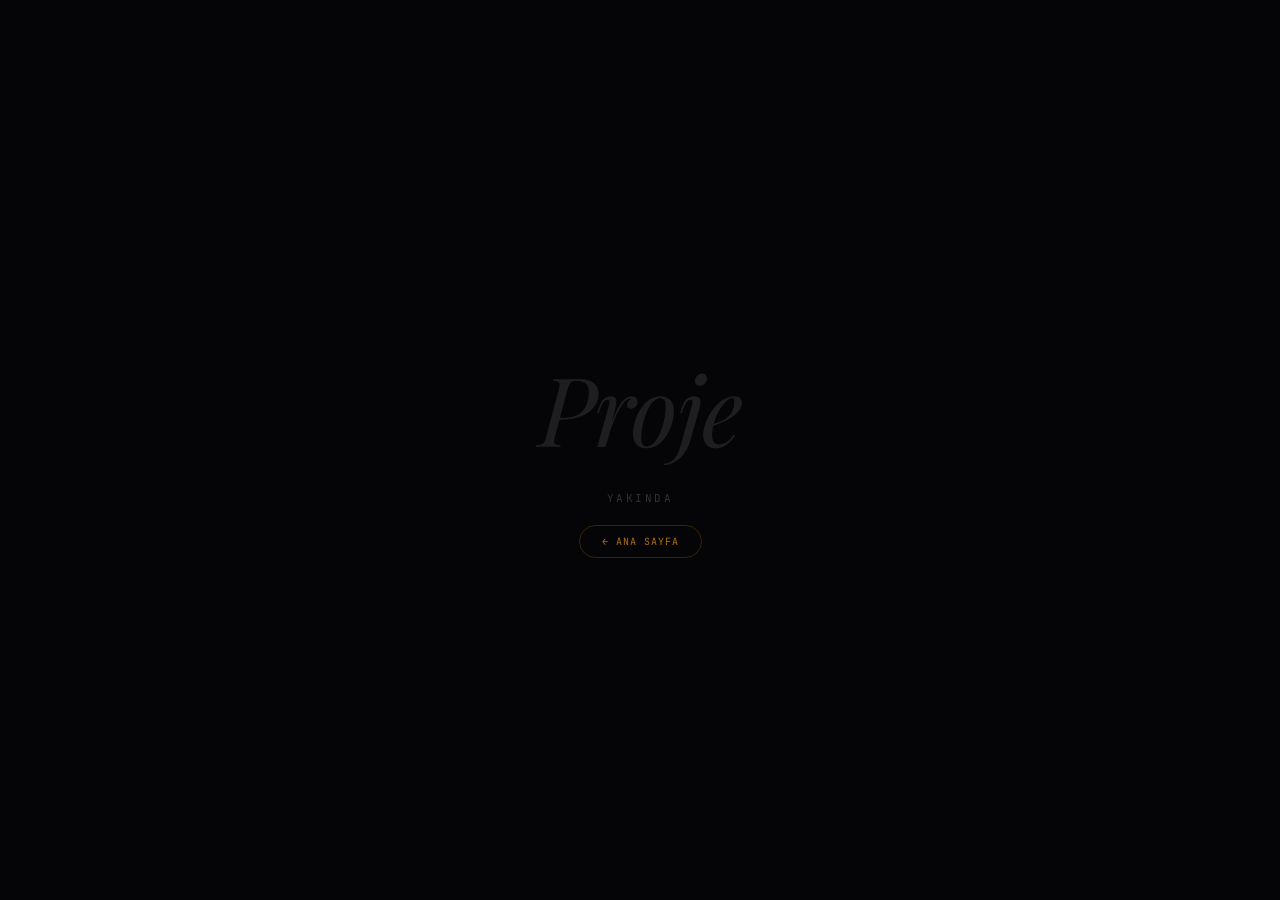
<file: proje.html>
<!DOCTYPE html>
<html lang="tr">
<head>
<meta charset="UTF-8">
<meta name="viewport" content="width=device-width, initial-scale=1.0">
<title>Proje — Bedi Cam</title>
<link href="https://fonts.googleapis.com/css2?family=Playfair+Display:ital,wght@1,400&family=JetBrains+Mono:wght@400&display=swap" rel="stylesheet">
<style>
*{box-sizing:border-box;margin:0;padding:0}
body{background:#050508;color:rgba(255,255,255,0.9);font-family:'JetBrains Mono',monospace;min-height:100vh;display:flex;flex-direction:column;align-items:center;justify-content:center;gap:20px;text-align:center;padding:24px}
.title{font-family:'Playfair Display',serif;font-style:italic;font-size:clamp(3rem,10vw,6rem);color:rgba(255,255,255,0.1);letter-spacing:-.02em}
.label{font-size:11px;letter-spacing:.22em;text-transform:uppercase;color:rgba(255,255,255,0.18)}
.back{font-size:10px;letter-spacing:.1em;text-transform:uppercase;color:rgba(245,158,11,0.7);text-decoration:none;border:1px solid rgba(245,158,11,0.2);padding:9px 22px;border-radius:999px;transition:all .2s}
.back:hover{background:rgba(245,158,11,0.12);border-color:rgba(245,158,11,0.45);color:rgba(245,158,11,1)}
</style>
</head>
<body>
<div class="title">Proje</div>
<span class="label">Yakında</span>
<a href="index.html" class="back">← Ana Sayfa</a>
</body>
</html>
</file>
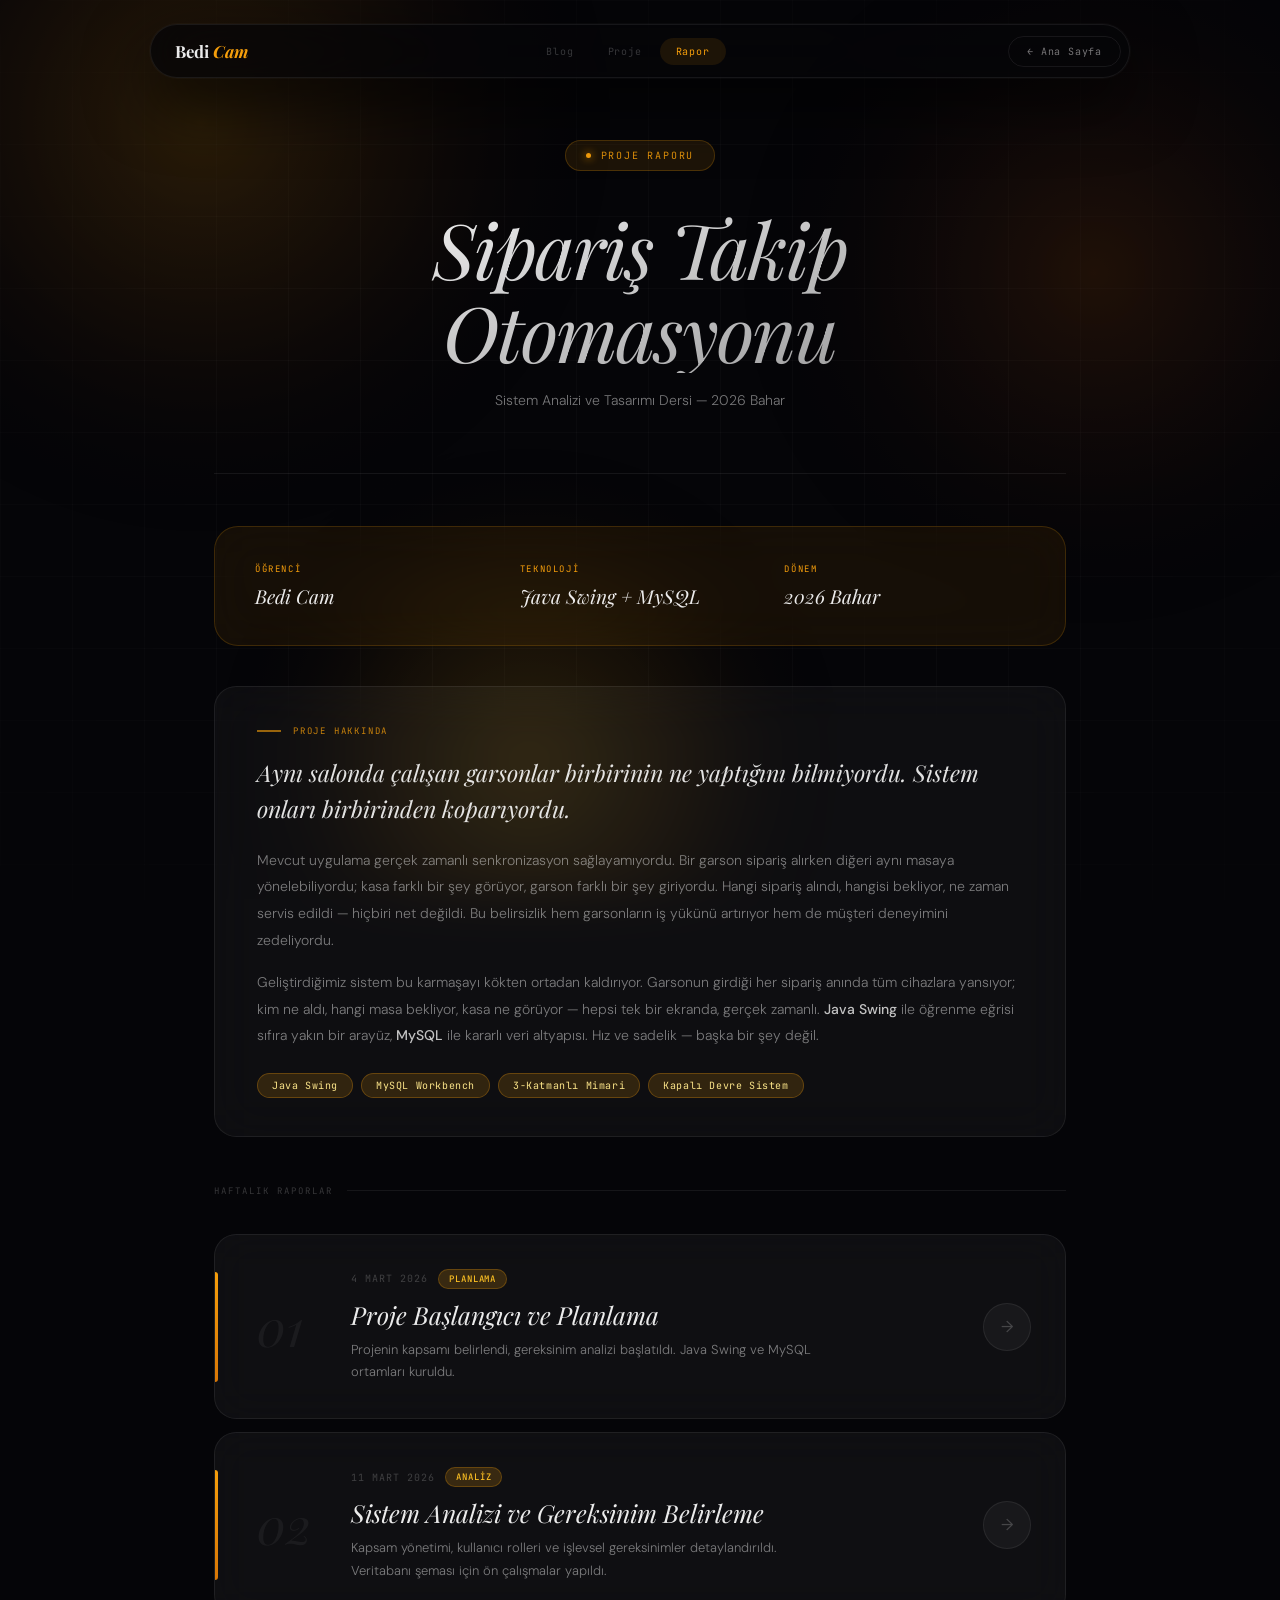
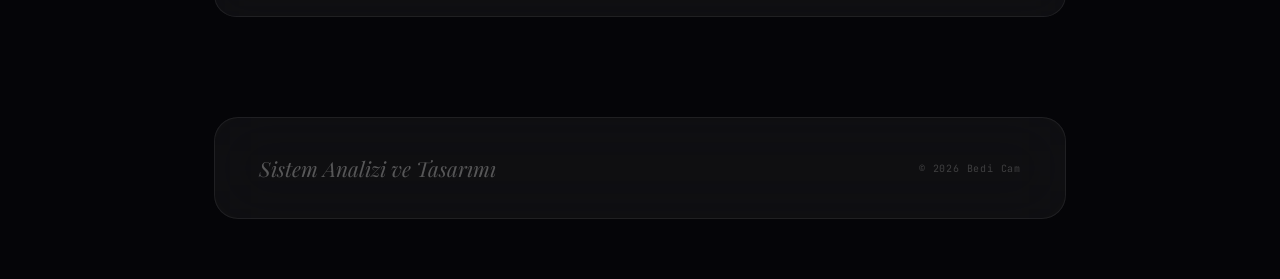
<file: rapor.html>
<!DOCTYPE html>
<html lang="tr">
<head>
<meta charset="UTF-8">
<meta name="viewport" content="width=device-width, initial-scale=1.0">
<title>Rapor — Bedi Cam</title>
<link href="https://fonts.googleapis.com/css2?family=Playfair+Display:ital,wght@0,400;0,700;1,400;1,700&family=DM+Sans:opsz,wght@9..40,200;9..40,300;9..40,400;9..40,500;9..40,600&family=JetBrains+Mono:wght@300;400;500&display=swap" rel="stylesheet">
<style>
:root{
  --bg:#050508;--glass:rgba(255,255,255,0.042);--border:rgba(255,255,255,0.07);--border-h:rgba(255,255,255,0.15);
  --text:rgba(255,255,255,0.92);--text-2:rgba(255,255,255,0.45);--text-3:rgba(255,255,255,0.2);
  --amber:#f59e0b;--amber-d:#d97706;--amber-l:#fbbf24;--green:#22c55e;
  --serif:'Playfair Display',Georgia,serif;--sans:'DM Sans',sans-serif;--mono:'JetBrains Mono',monospace;
}
*,*::before,*::after{box-sizing:border-box;margin:0;padding:0}
html{scroll-behavior:smooth}
body{background:var(--bg);color:var(--text);font-family:var(--sans);overflow-x:hidden;min-height:100vh}
::-webkit-scrollbar{width:3px}::-webkit-scrollbar-thumb{background:rgba(245,158,11,.4);border-radius:999px}
::selection{background:rgba(245,158,11,.3);color:#fff}
body::before{content:'';position:fixed;inset:0;z-index:0;pointer-events:none;
  background-image:linear-gradient(rgba(255,255,255,.022) 1px,transparent 1px),linear-gradient(90deg,rgba(255,255,255,.022) 1px,transparent 1px);
  background-size:72px 72px;mask-image:radial-gradient(ellipse 80% 80% at 50% 50%,black 40%,transparent 100%)}
#orb-canvas{position:fixed;inset:0;z-index:0;pointer-events:none;opacity:.55}

/* NAV */
.nav{position:fixed;top:24px;left:50%;transform:translateX(-50%);z-index:200;
  display:flex;align-items:center;justify-content:space-between;gap:8px;
  width:min(980px,calc(100% - 48px));padding:0 8px 0 24px;height:54px;
  background:rgba(5,5,8,.8);backdrop-filter:blur(32px) saturate(180%);-webkit-backdrop-filter:blur(32px) saturate(180%);
  border:1px solid var(--border);border-radius:999px;
  box-shadow:0 0 0 1px rgba(255,255,255,.025),0 24px 64px rgba(0,0,0,.7);
  animation:navIn .8s cubic-bezier(.16,1,.3,1) both}
@keyframes navIn{from{opacity:0;transform:translateX(-50%) translateY(-18px)}to{opacity:1;transform:translateX(-50%) translateY(0)}}
.nav-logo{font-family:var(--serif);font-size:1.05rem;font-weight:700;color:var(--text);text-decoration:none}
.nav-logo em{font-style:italic;color:var(--amber)}
.nav-links{display:flex;gap:2px}
.nav-link{font-family:var(--mono);font-size:10px;letter-spacing:.08em;color:var(--text-3);
  padding:7px 16px;border-radius:999px;text-decoration:none;transition:color .2s,background .2s}
.nav-link:hover,.nav-link.active{color:var(--amber);background:rgba(245,158,11,.1)}
.back-btn{display:inline-flex;align-items:center;gap:7px;font-family:var(--mono);font-size:10px;
  letter-spacing:.08em;color:var(--text-2);text-decoration:none;
  padding:8px 18px;border-radius:999px;border:1px solid var(--border);transition:all .2s}
.back-btn:hover{background:rgba(245,158,11,.15);border-color:rgba(245,158,11,.35);color:var(--text)}
.nav-dot{width:6px;height:6px;border-radius:50%;background:var(--green);box-shadow:0 0 8px var(--green);animation:blink 2.5s ease-in-out infinite;flex-shrink:0}
@keyframes blink{0%,100%{opacity:1}50%{opacity:.3}}
@keyframes heroIn{from{opacity:0;transform:translateY(22px)}to{opacity:1;transform:translateY(0)}}

/* PAGE HEADER */
.page-header{position:relative;z-index:1;max-width:900px;margin:0 auto;padding:140px 24px 64px;text-align:center}
.ph-badge{display:inline-flex;align-items:center;gap:10px;font-family:var(--mono);font-size:10px;
  letter-spacing:.18em;text-transform:uppercase;color:rgba(245,158,11,.9);
  background:rgba(245,158,11,.1);border:1px solid rgba(245,158,11,.22);
  padding:8px 20px;border-radius:999px;margin-bottom:36px;
  animation:heroIn 1s .2s cubic-bezier(.16,1,.3,1) both}
.ph-badge::before{content:'';width:5px;height:5px;border-radius:50%;background:var(--amber);box-shadow:0 0 8px var(--amber)}
.ph-title{font-family:var(--serif);font-style:italic;font-size:clamp(2.4rem,6vw,5.2rem);
  font-weight:400;line-height:1.08;letter-spacing:-.025em;
  background:linear-gradient(160deg,#fff 0%,rgba(255,255,255,.55) 100%);
  -webkit-background-clip:text;-webkit-text-fill-color:transparent;background-clip:text;
  margin-bottom:18px;animation:heroIn 1s .35s cubic-bezier(.16,1,.3,1) both}
.ph-sub{font-size:14px;font-weight:300;color:var(--text-2);animation:heroIn 1s .5s cubic-bezier(.16,1,.3,1) both}

/* DIVIDER */
.pdiv{position:relative;z-index:1;max-width:900px;margin:0 auto 52px;padding:0 24px}
.pdiv hr{border:none;border-top:1px solid var(--border)}

/* PROJE ÖZET */
.proje-box{position:relative;z-index:1;max-width:900px;margin:0 auto;padding:0 24px 40px}
.pb-inner{border-radius:24px;padding:36px 40px;background:rgba(245,158,11,.07);
  backdrop-filter:blur(24px);-webkit-backdrop-filter:blur(24px);
  border:1px solid rgba(245,158,11,.18);display:grid;grid-template-columns:1fr 1fr 1fr;gap:24px;
  opacity:0;transform:translateY(20px);transition:opacity .7s,transform .7s}
.pb-inner.visible{opacity:1;transform:translateY(0)}
.pb-item{}
.pb-label{font-family:var(--mono);font-size:9px;letter-spacing:.18em;text-transform:uppercase;color:var(--amber);margin-bottom:8px}
.pb-val{font-family:var(--serif);font-style:italic;font-size:1.2rem;color:var(--text)}

/* HAFTALIK RAPORLAR */
.reports{position:relative;z-index:1;max-width:900px;margin:0 auto;padding:0 24px 100px;display:flex;flex-direction:column;gap:13px}

.sec-title{font-family:var(--mono);font-size:9px;letter-spacing:.22em;text-transform:uppercase;color:var(--text-3);margin-bottom:24px;display:flex;align-items:center;gap:14px}
.sec-title::after{content:'';flex:1;height:1px;background:var(--border)}

.report-card{position:relative;border-radius:22px;overflow:hidden;cursor:pointer;
  background:var(--glass);backdrop-filter:blur(20px);-webkit-backdrop-filter:blur(20px);
  border:1px solid var(--border);
  opacity:0;transform:translateY(22px);
  transition:opacity .65s ease,transform .65s ease,border-color .3s}
.report-card.visible{opacity:1;transform:translateY(0)}
.report-card:nth-child(2){transition-delay:.1s}
.report-card:nth-child(3){transition-delay:.2s}
.report-card:hover{border-color:rgba(245,158,11,.3)}

/* Hover fill */
.report-card::before{content:'';position:absolute;inset:0;opacity:0;transition:opacity .4s;pointer-events:none;
  background:linear-gradient(135deg,rgba(245,158,11,.07) 0%,transparent 60%)}
.report-card:hover::before{opacity:1}

/* Left bar */
.report-card::after{content:'';position:absolute;left:0;top:20%;bottom:20%;width:2.5px;
  background:linear-gradient(to bottom,var(--amber),var(--amber-d));border-radius:0 999px 999px 0;
  transition:top .35s,bottom .35s}
.report-card:hover::after{top:8%;bottom:8%}

.rc-inner{display:grid;grid-template-columns:70px 1fr auto;align-items:center;padding:34px 34px 34px 42px;gap:24px}
.rc-num{font-family:var(--serif);font-style:italic;font-size:3.2rem;font-weight:400;line-height:1;
  color:rgba(255,255,255,.05);transition:color .3s;user-select:none}
.report-card:hover .rc-num{color:rgba(245,158,11,.12)}

.rc-body{}
.rc-meta{display:flex;align-items:center;gap:10px;margin-bottom:11px;flex-wrap:wrap}
.rc-date{font-family:var(--mono);font-size:10px;letter-spacing:.1em;text-transform:uppercase;color:var(--text-3)}
.rc-tag{font-family:var(--mono);font-size:9px;font-weight:500;letter-spacing:.1em;text-transform:uppercase;
  padding:3px 10px;border-radius:999px;background:rgba(245,158,11,.18);color:var(--amber-l);border:1px solid rgba(245,158,11,.25)}
.rc-title{font-family:var(--serif);font-style:italic;font-size:1.55rem;font-weight:400;line-height:1.2;color:var(--text);margin-bottom:9px}
.rc-excerpt{font-size:13px;font-weight:300;color:var(--text-2);line-height:1.75;max-width:480px}

.rc-arrow{width:48px;height:48px;border-radius:50%;flex-shrink:0;display:flex;align-items:center;justify-content:center;
  font-size:16px;color:var(--text-3);text-decoration:none;
  background:rgba(255,255,255,.04);border:1px solid var(--border);
  transition:all .3s cubic-bezier(.34,1.56,.64,1)}
.report-card:hover .rc-arrow{background:rgba(245,158,11,.3);border-color:rgba(245,158,11,.55);color:#000;transform:rotate(45deg) scale(1.1)}

/* FOOTER */
.footer{position:relative;z-index:1;max-width:900px;margin:0 auto;padding:0 24px 60px}
.fi{border-radius:24px;padding:36px 44px;background:var(--glass);backdrop-filter:blur(30px);-webkit-backdrop-filter:blur(30px);
  border:1px solid var(--border);display:flex;justify-content:space-between;align-items:center;flex-wrap:wrap;gap:16px}
.fi-left{font-family:var(--serif);font-style:italic;font-size:1.3rem;color:rgba(255,255,255,.3)}
.fi-copy{font-family:var(--mono);font-size:10px;letter-spacing:.08em;color:var(--text-3)}

@media(max-width:700px){
  .page-header{padding:110px 20px 52px}
  .pb-inner{grid-template-columns:1fr;padding:28px 22px}
  .rc-inner{grid-template-columns:1fr auto;padding:26px 22px;gap:14px}
  .rc-num{display:none}
  .reports{padding:0 20px 80px}
  .fi{padding:28px 22px;flex-direction:column}
  .nav-links{display:none}
}
</style>
</head>
<body>

<canvas id="orb-canvas"></canvas>

<nav class="nav">
  <a class="nav-logo" href="index.html">Bedi <em>Cam</em></a>
  <div class="nav-links">
    <a href="blog.html"  class="nav-link">Blog</a>
    <a href="proje.html" class="nav-link">Proje</a>
    <a href="rapor.html" class="nav-link active">Rapor</a>
  </div>
  <a href="index.html" class="back-btn">← Ana Sayfa</a>
</nav>

<div class="page-header">
  <div class="ph-badge">Proje Raporu</div>
  <h1 class="ph-title">Sipariş Takip<br>Otomasyonu</h1>
  <p class="ph-sub">Sistem Analizi ve Tasarımı Dersi — 2026 Bahar</p>
</div>

<div class="pdiv"><hr></div>

<!-- Proje özet -->
<div class="proje-box">
  <div class="pb-inner">
    <div class="pb-item"><div class="pb-label">Öğrenci</div><div class="pb-val">Bedi Cam</div></div>
    <div class="pb-item"><div class="pb-label">Teknoloji</div><div class="pb-val">Java Swing + MySQL</div></div>
    <div class="pb-item"><div class="pb-label">Dönem</div><div class="pb-val">2026 Bahar</div></div>
  </div>
</div>

<!-- Proje açıklama -->
<div style="position:relative;z-index:1;max-width:900px;margin:0 auto;padding:0 24px 48px">
  <div style="border-radius:22px;padding:38px 42px;background:rgba(255,255,255,0.04);backdrop-filter:blur(24px);-webkit-backdrop-filter:blur(24px);border:1px solid rgba(255,255,255,0.07)" class="proje-desc-box">
    <div style="font-family:'JetBrains Mono',monospace;font-size:9px;letter-spacing:.2em;text-transform:uppercase;color:rgba(245,158,11,0.8);margin-bottom:18px;display:flex;align-items:center;gap:12px">
      <span style="display:inline-block;width:24px;height:1.5px;background:rgba(245,158,11,0.6)"></span>
      Proje Hakkında
    </div>
    <p style="font-family:'Playfair Display',Georgia,serif;font-style:italic;font-size:1.45rem;font-weight:400;color:rgba(255,255,255,0.88);line-height:1.55;margin-bottom:20px">
      Aynı salonda çalışan garsonlar birbirinin ne yaptığını bilmiyordu. Sistem onları birbirinden koparıyordu.
    </p>
    <p style="font-size:14px;font-weight:300;color:rgba(255,255,255,0.45);line-height:1.9;margin-bottom:16px">
      Mevcut uygulama gerçek zamanlı senkronizasyon sağlayamıyordu. Bir garson sipariş alırken diğeri aynı masaya yönelebiliyordu; kasa farklı bir şey görüyor, garson farklı bir şey giriyordu. Hangi sipariş alındı, hangisi bekliyor, ne zaman servis edildi — hiçbiri net değildi. Bu belirsizlik hem garsonların iş yükünü artırıyor hem de müşteri deneyimini zedeliyordu.
    </p>
    <p style="font-size:14px;font-weight:300;color:rgba(255,255,255,0.45);line-height:1.9">
      Geliştirdiğimiz sistem bu karmaşayı kökten ortadan kaldırıyor. Garsonun girdiği her sipariş anında tüm cihazlara yansıyor; kim ne aldı, hangi masa bekliyor, kasa ne görüyor — hepsi tek bir ekranda, gerçek zamanlı. <strong style="color:rgba(255,255,255,0.75);font-weight:500">Java Swing</strong> ile öğrenme eğrisi sıfıra yakın bir arayüz, <strong style="color:rgba(255,255,255,0.75);font-weight:500">MySQL</strong> ile kararlı veri altyapısı. Hız ve sadelik — başka bir şey değil.
    </p>
    <div style="display:flex;flex-wrap:wrap;gap:8px;margin-top:24px">
      <span style="font-family:'JetBrains Mono',monospace;font-size:10px;letter-spacing:.06em;padding:5px 14px;border-radius:999px;background:rgba(245,158,11,0.15);border:1px solid rgba(245,158,11,0.28);color:#fde68a">Java Swing</span>
      <span style="font-family:'JetBrains Mono',monospace;font-size:10px;letter-spacing:.06em;padding:5px 14px;border-radius:999px;background:rgba(245,158,11,0.15);border:1px solid rgba(245,158,11,0.28);color:#fde68a">MySQL Workbench</span>
      <span style="font-family:'JetBrains Mono',monospace;font-size:10px;letter-spacing:.06em;padding:5px 14px;border-radius:999px;background:rgba(245,158,11,0.15);border:1px solid rgba(245,158,11,0.28);color:#fde68a">3-Katmanlı Mimari</span>
      <span style="font-family:'JetBrains Mono',monospace;font-size:10px;letter-spacing:.06em;padding:5px 14px;border-radius:999px;background:rgba(245,158,11,0.15);border:1px solid rgba(245,158,11,0.28);color:#fde68a">Kapalı Devre Sistem</span>
    </div>
  </div>
</div>

<!-- Raporlar listesi -->
<div class="reports">
  <div class="sec-title">Haftalık Raporlar</div>

  <div class="report-card" onclick="location.href='hafta-1.html'">
    <div class="rc-inner">
      <div class="rc-num">01</div>
      <div class="rc-body">
        <div class="rc-meta"><span class="rc-date">4 Mart 2026</span><span class="rc-tag">Planlama</span></div>
        <div class="rc-title">Proje Başlangıcı ve Planlama</div>
        <div class="rc-excerpt">Projenin kapsamı belirlendi, gereksinim analizi başlatıldı. Java Swing ve MySQL ortamları kuruldu.</div>
      </div>
      <a href="hafta-1.html" class="rc-arrow" onclick="event.stopPropagation()">→</a>
    </div>
  </div>

  <div class="report-card" onclick="location.href='hafta-2.html'">
    <div class="rc-inner">
      <div class="rc-num">02</div>
      <div class="rc-body">
        <div class="rc-meta"><span class="rc-date">11 Mart 2026</span><span class="rc-tag">Analiz</span></div>
        <div class="rc-title">Sistem Analizi ve Gereksinim Belirleme</div>
        <div class="rc-excerpt">Kapsam yönetimi, kullanıcı rolleri ve işlevsel gereksinimler detaylandırıldı. Veritabanı şeması için ön çalışmalar yapıldı.</div>
      </div>
      <a href="hafta-2.html" class="rc-arrow" onclick="event.stopPropagation()">→</a>
    </div>
  </div>

</div>

<footer class="footer">
  <div class="fi">
    <div class="fi-left">Sistem Analizi ve Tasarımı</div>
    <div class="fi-copy">© 2026 Bedi Cam</div>
  </div>
</footer>

<script>
const canvas=document.getElementById('orb-canvas'),ctx=canvas.getContext('2d');
let W,H,t=0,mouse={x:0,y:0};
const orbs=[
  {x:.12,y:.1,r:420,c:['#f59e0b','#d97706'],vx:.0003,vy:.0002},
  {x:.85,y:.35,r:360,c:['#b45309','#92400e'],vx:-.0002,vy:.0003},
  {x:.4,y:.85,r:320,c:['#fbbf24','#f59e0b'],vx:.0002,vy:-.0002}
];
function resize(){W=canvas.width=window.innerWidth;H=canvas.height=window.innerHeight}
function draw(){
  ctx.clearRect(0,0,W,H);t++;
  orbs.forEach((o,i)=>{
    const cx=(o.x+Math.sin(t*o.vx*100+i)*.07+(mouse.x/W-.5)*.04)*W;
    const cy=(o.y+Math.cos(t*o.vy*100+i)*.07+(mouse.y/H-.5)*.04)*H;
    const g=ctx.createRadialGradient(cx,cy,0,cx,cy,o.r);
    g.addColorStop(0,o.c[0]+'48');g.addColorStop(.5,o.c[1]+'1c');g.addColorStop(1,'transparent');
    ctx.beginPath();ctx.arc(cx,cy,o.r,0,Math.PI*2);ctx.fillStyle=g;ctx.fill();
  });
  requestAnimationFrame(draw);
}
window.addEventListener('resize',resize);
document.addEventListener('mousemove',e=>{mouse.x=e.clientX;mouse.y=e.clientY});
resize();draw();

const obs=new IntersectionObserver(e=>{e.forEach(x=>{if(x.isIntersecting)x.target.classList.add('visible')})},{threshold:.1});
document.querySelectorAll('.pb-inner,.report-card').forEach(el=>obs.observe(el));
</script>
</body>
</html>
</file>
